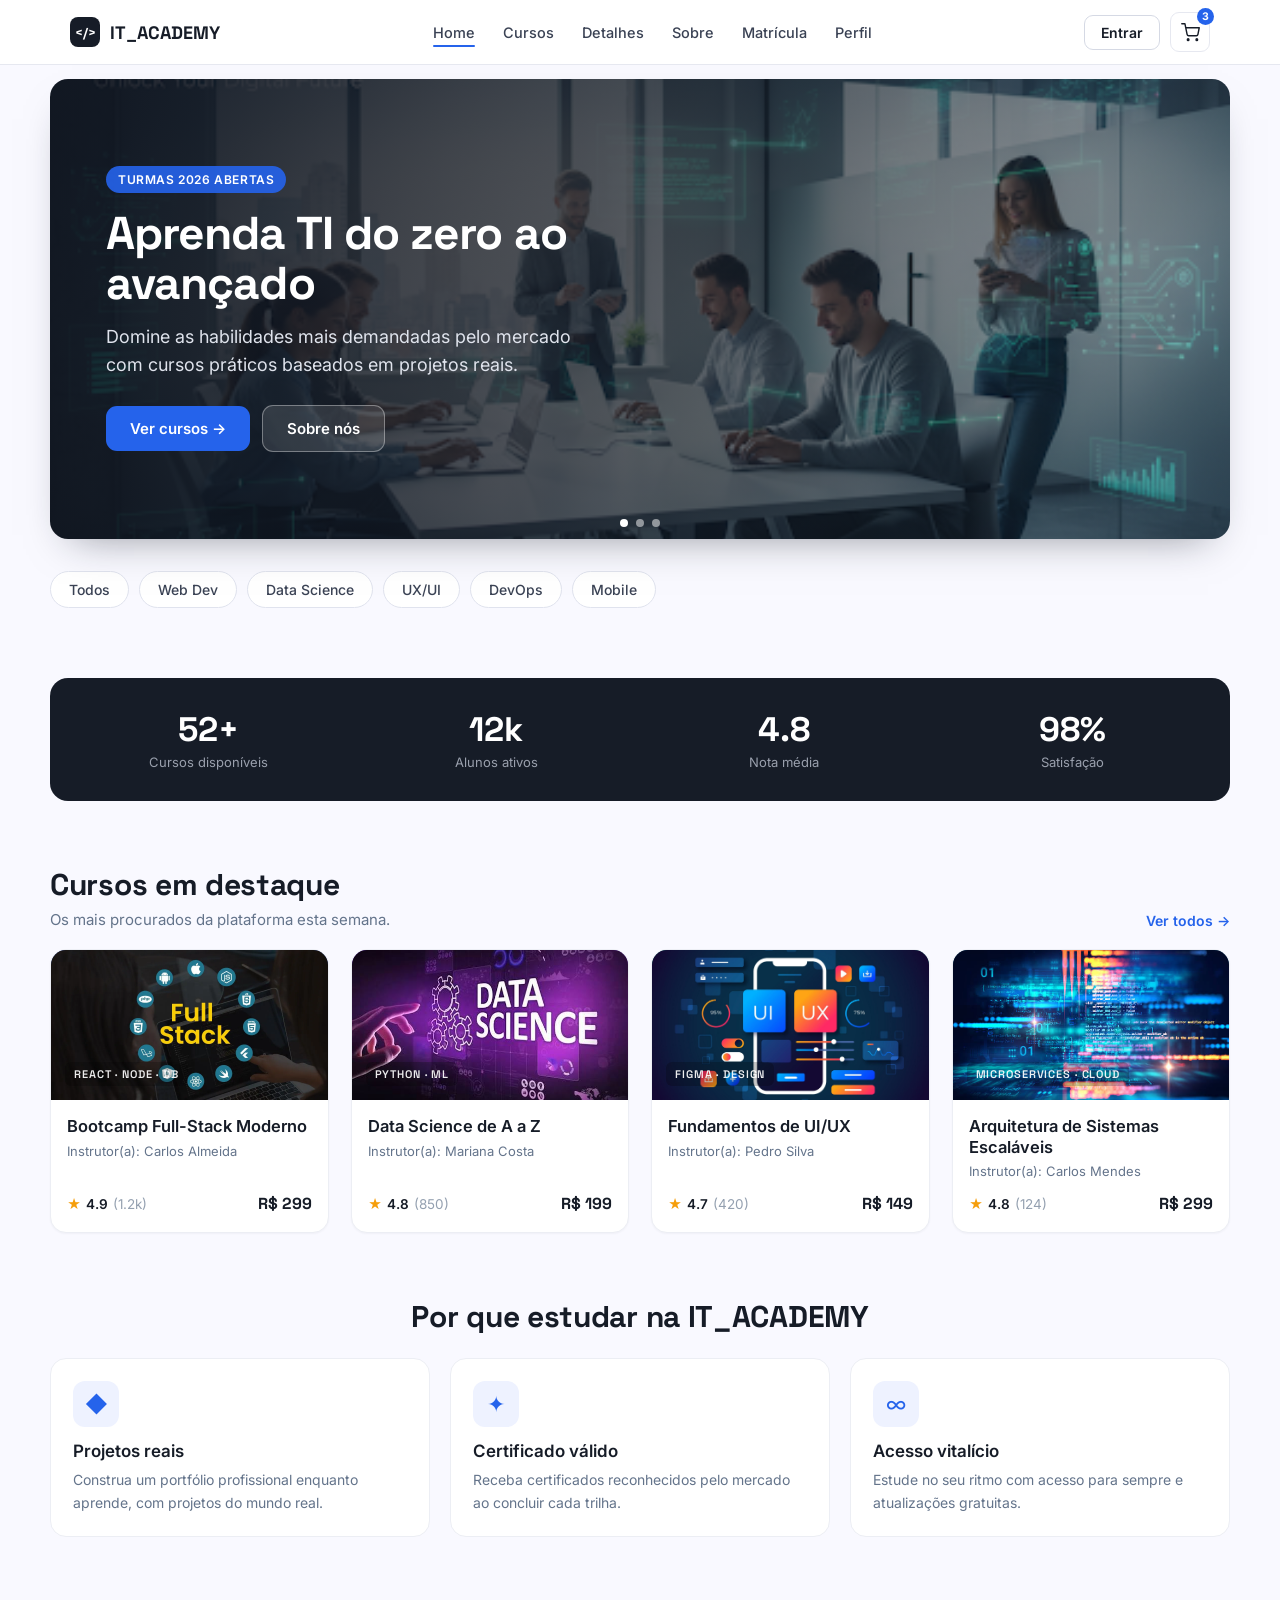
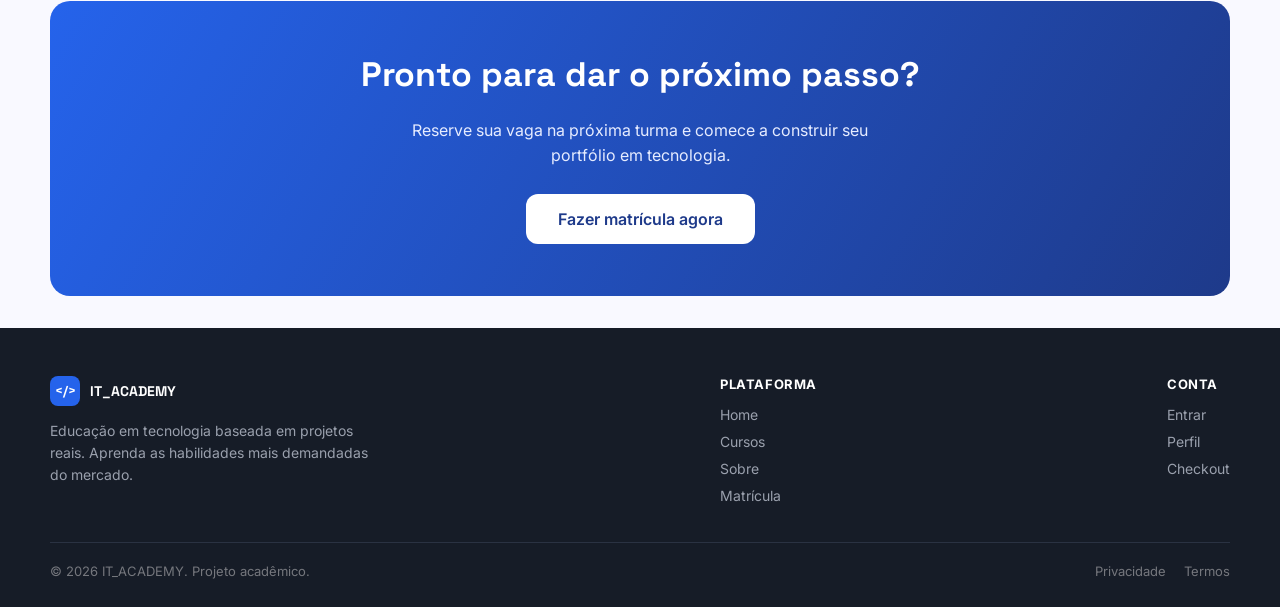
<file: index.html>
<!DOCTYPE html>
<html lang="pt-BR">
<head>
  <meta charset="UTF-8">
  <meta name="viewport" content="width=device-width, initial-scale=1">
  <title>IT_ACADEMY - Aprenda TI do zero ao avançado</title>
  <meta name="description" content="Cursos de tecnologia baseados em projetos reais. Aprenda as habilidades mais demandadas do mercado.">

  <link rel="preconnect" href="https://fonts.googleapis.com">
  <link rel="preconnect" href="https://fonts.gstatic.com" crossorigin>
  <link href="https://fonts.googleapis.com/css2?family=Inter:wght@400;500;600;700&family=Space+Grotesk:wght@500;600;700&display=swap" rel="stylesheet">
  <link rel="stylesheet" href="https://cdn.jsdelivr.net/npm/swiper@11/swiper-bundle.min.css">
  <link rel="stylesheet" href="css/estilo.css">
  <link rel="stylesheet" href="css/index.css">
</head>
<body>

  <!-- Menu superior -->
  <header class="cabecalho">
    <nav class="menu">
      <a href="index.html" class="logo"><b>&lt;/&gt;</b> IT_ACADEMY</a>

      <div class="links-menu">
        <a href="index.html" class="ativo">Home</a>
        <a href="cursos.html">Cursos</a>
        <a href="detalhes.html">Detalhes</a>
        <a href="sobre.html">Sobre</a>
        <a href="matricula.html">Matrícula</a>
        <a href="perfil.html">Perfil</a>
      </div>

      <div class="acoes-menu">
        <a href="login.html" class="botao-login">Entrar</a>
        <a href="checkout.html" class="botao-icone" aria-label="Carrinho">
          <svg width="19" height="19" viewBox="0 0 24 24" fill="none" stroke="currentColor" stroke-width="1.8" stroke-linecap="round" stroke-linejoin="round"><circle cx="9" cy="21" r="1"></circle><circle cx="20" cy="21" r="1"></circle><path d="M1 1h4l2.7 13.4a2 2 0 0 0 2 1.6h9.7a2 2 0 0 0 2-1.6L23 6H6"></path></svg>
          <span>3</span>
        </a>
        <button type="button" class="botao-icone" id="btn-menu" aria-label="Abrir menu">
          <svg width="20" height="20" viewBox="0 0 24 24" fill="none" stroke="currentColor" stroke-width="2" stroke-linecap="round"><line x1="3" y1="6" x2="21" y2="6"></line><line x1="3" y1="12" x2="21" y2="12"></line><line x1="3" y1="18" x2="21" y2="18"></line></svg>
        </button>
      </div>
    </nav>

    <!-- Menu que abre no celular -->
    <div class="menu-mobile" id="menu-mobile">
      <a href="index.html">Home <span></span></a>
      <a href="cursos.html">Cursos</a>
      <a href="detalhes.html">Detalhes</a>
      <a href="sobre.html">Sobre</a>
      <a href="matricula.html">Matrícula</a>
      <a href="perfil.html">Perfil</a>
      <a href="checkout.html">Checkout</a>
      <a href="login.html">Entrar / Cadastrar</a>
    </div>
  </header>

  <!-- Banner com carrossel -->
  <section class="banner">
    <div>
      <div class="swiper carrossel">
        <div class="swiper-wrapper">

          <div class="swiper-slide slide">
            <img src="assets/hero-classroom.png" alt="Sala de aula de tecnologia">
            <div class="slide-sombra"></div>
            <div class="slide-conteudo">
              <span class="slide-etiqueta">TURMAS 2026 ABERTAS</span>
              <h1>Aprenda TI do zero ao avançado</h1>
              <p>Domine as habilidades mais demandadas pelo mercado com cursos práticos baseados em projetos reais.</p>
              <div>
                <a href="cursos.html" class="botao botao-azul">Ver cursos →</a>
                <a href="sobre.html" class="botao botao-transparente">Sobre nós</a>
              </div>
            </div>
          </div>

          <div class="swiper-slide slide slide-azul">
            <div class="slide-conteudo">
              <span class="slide-etiqueta clara">DESTAQUE</span>
              <h2>Bootcamp Full-Stack Moderno</h2>
              <p>React, Node.js e bancos de dados em 48h de conteúdo prático. Saia construindo aplicações completas.</p>
              <div>
                <a href="detalhes.html" class="botao botao-branco">Ver detalhes</a>
                <span>R$ 299,00</span>
              </div>
            </div>
          </div>

          <div class="swiper-slide slide slide-escuro">
            <div class="slide-conteudo">
              <span class="slide-etiqueta">MATRÍCULAS</span>
              <h2>Comece sua carreira em tech hoje</h2>
              <p>Escolha sua turma, reserve sua vaga e pague em até 12x. Certificado reconhecido pelo mercado.</p>
              <div>
                <a href="matricula.html" class="botao botao-azul">Fazer matrícula</a>
              </div>
            </div>
          </div>

        </div>
        <div class="swiper-pagination"></div>
      </div>
    </div>
  </section>

  <!-- Categorias -->
  <section class="secao">
    <div class="lista-categorias">
      <a href="cursos.html">Todos</a>
      <a href="cursos.html">Web Dev</a>
      <a href="cursos.html">Data Science</a>
      <a href="cursos.html">UX/UI</a>
      <a href="cursos.html">DevOps</a>
      <a href="cursos.html">Mobile</a>
    </div>
  </section>

  <!-- Números da plataforma -->
  <section class="secao">
    <div class="numeros">
      <div><b>52+</b><span>Cursos disponíveis</span></div>
      <div><b>12k</b><span>Alunos ativos</span></div>
      <div><b>4.8</b><span>Nota média</span></div>
      <div><b>98%</b><span>Satisfação</span></div>
    </div>
  </section>

  <!-- Cursos em destaque -->
  <section class="secao">
    <div>
      <div class="linha-titulo">
        <div>
          <h2 class="titulo-secao">Cursos em destaque</h2>
          <p>Os mais procurados da plataforma esta semana.</p>
        </div>
        <a href="cursos.html">Ver todos →</a>
      </div>
      <div class="grade-cursos">

        <a href="detalhes.html" class="card-curso">
          <div class="capa" style="background:#1e3a8a;">
            <img src="assets/cursos/fullstack.jpg" alt="Bootcamp Full-Stack Moderno" loading="lazy">
            <span class="tag">REACT · NODE · DB</span>
          </div>
          <div class="info">
            <h3>Bootcamp Full-Stack Moderno</h3>
            <p>Instrutor(a): Carlos Almeida</p>
            <div>
              <span class="nota"><b>★</b>4.9 <i>(1.2k)</i></span>
              <span class="preco">R$ 299</span>
            </div>
          </div>
        </a>

        <a href="detalhes.html" class="card-curso">
          <div class="capa" style="background:#5b21b6;">
            <img src="assets/cursos/data-science.jpg" alt="Data Science de A a Z" loading="lazy">
            <span class="tag">PYTHON · ML</span>
          </div>
          <div class="info">
            <h3>Data Science de A a Z</h3>
            <p>Instrutor(a): Mariana Costa</p>
            <div>
              <span class="nota"><b>★</b>4.8 <i>(850)</i></span>
              <span class="preco">R$ 199</span>
            </div>
          </div>
        </a>

        <a href="detalhes.html" class="card-curso">
          <div class="capa" style="background:#0f766e;">
            <img src="assets/cursos/ui-ux.jpg" alt="Fundamentos de UI/UX" loading="lazy">
            <span class="tag">FIGMA · DESIGN</span>
          </div>
          <div class="info">
            <h3>Fundamentos de UI/UX</h3>
            <p>Instrutor(a): Pedro Silva</p>
            <div>
              <span class="nota"><b>★</b>4.7 <i>(420)</i></span>
              <span class="preco">R$ 149</span>
            </div>
          </div>
        </a>

        <a href="detalhes.html" class="card-curso">
          <div class="capa" style="background:#0c4a6e;">
            <img src="assets/cursos/arquitetura-sistemas.jpg" alt="Arquitetura de Sistemas Escaláveis" loading="lazy">
            <span class="tag">MICROSERVICES · CLOUD</span>
          </div>
          <div class="info">
            <h3>Arquitetura de Sistemas Escaláveis</h3>
            <p>Instrutor(a): Carlos Mendes</p>
            <div>
              <span class="nota"><b>★</b>4.8 <i>(124)</i></span>
              <span class="preco">R$ 299</span>
            </div>
          </div>
        </a>

      </div>
    </div>
  </section>

  <!-- Por que estudar aqui -->
  <section class="secao">
    <div>
      <h2 class="titulo-secao">Por que estudar na IT_ACADEMY</h2>
      <div class="lista-motivos">
        <div class="motivo">
          <div class="icone">◆</div>
          <h3>Projetos reais</h3>
          <p>Construa um portfólio profissional enquanto aprende, com projetos do mundo real.</p>
        </div>
        <div class="motivo">
          <div class="icone">✦</div>
          <h3>Certificado válido</h3>
          <p>Receba certificados reconhecidos pelo mercado ao concluir cada trilha.</p>
        </div>
        <div class="motivo">
          <div class="icone">∞</div>
          <h3>Acesso vitalício</h3>
          <p>Estude no seu ritmo com acesso para sempre e atualizações gratuitas.</p>
        </div>
      </div>
    </div>
  </section>

  <!-- Chamada final -->
  <section class="secao">
    <div class="chamada">
      <h2>Pronto para dar o próximo passo?</h2>
      <p>Reserve sua vaga na próxima turma e comece a construir seu portfólio em tecnologia.</p>
      <a href="matricula.html" class="botao botao-branco">Fazer matrícula agora</a>
    </div>
  </section>

  <!-- Rodapé -->
  <footer class="rodape">
    <div class="rodape-topo">
      <div>
        <a href="index.html" class="logo"><b>&lt;/&gt;</b> IT_ACADEMY</a>
        <p>Educação em tecnologia baseada em projetos reais. Aprenda as habilidades mais demandadas do mercado.</p>
      </div>
      <div>
        <h4>Plataforma</h4>
        <a href="index.html">Home</a>
        <a href="cursos.html">Cursos</a>
        <a href="sobre.html">Sobre</a>
        <a href="matricula.html">Matrícula</a>
      </div>
      <div>
        <h4>Conta</h4>
        <a href="login.html">Entrar</a>
        <a href="perfil.html">Perfil</a>
        <a href="checkout.html">Checkout</a>
      </div>
    </div>
    <div class="rodape-base">
      <span>© 2026 IT_ACADEMY. Projeto acadêmico.</span>
      <div>
        <a href="sobre.html">Privacidade</a>
        <a href="sobre.html">Termos</a>
      </div>
    </div>
  </footer>

  <!-- Scripts -->
  <script src="https://cdn.jsdelivr.net/npm/jquery@3.7.1/dist/jquery.min.js"></script>
  <script src="https://cdn.jsdelivr.net/npm/swiper@11/swiper-bundle.min.js"></script>
  <script src="js/menu.js"></script>
  <script src="js/index.js"></script>
</body>
</html>
</file>
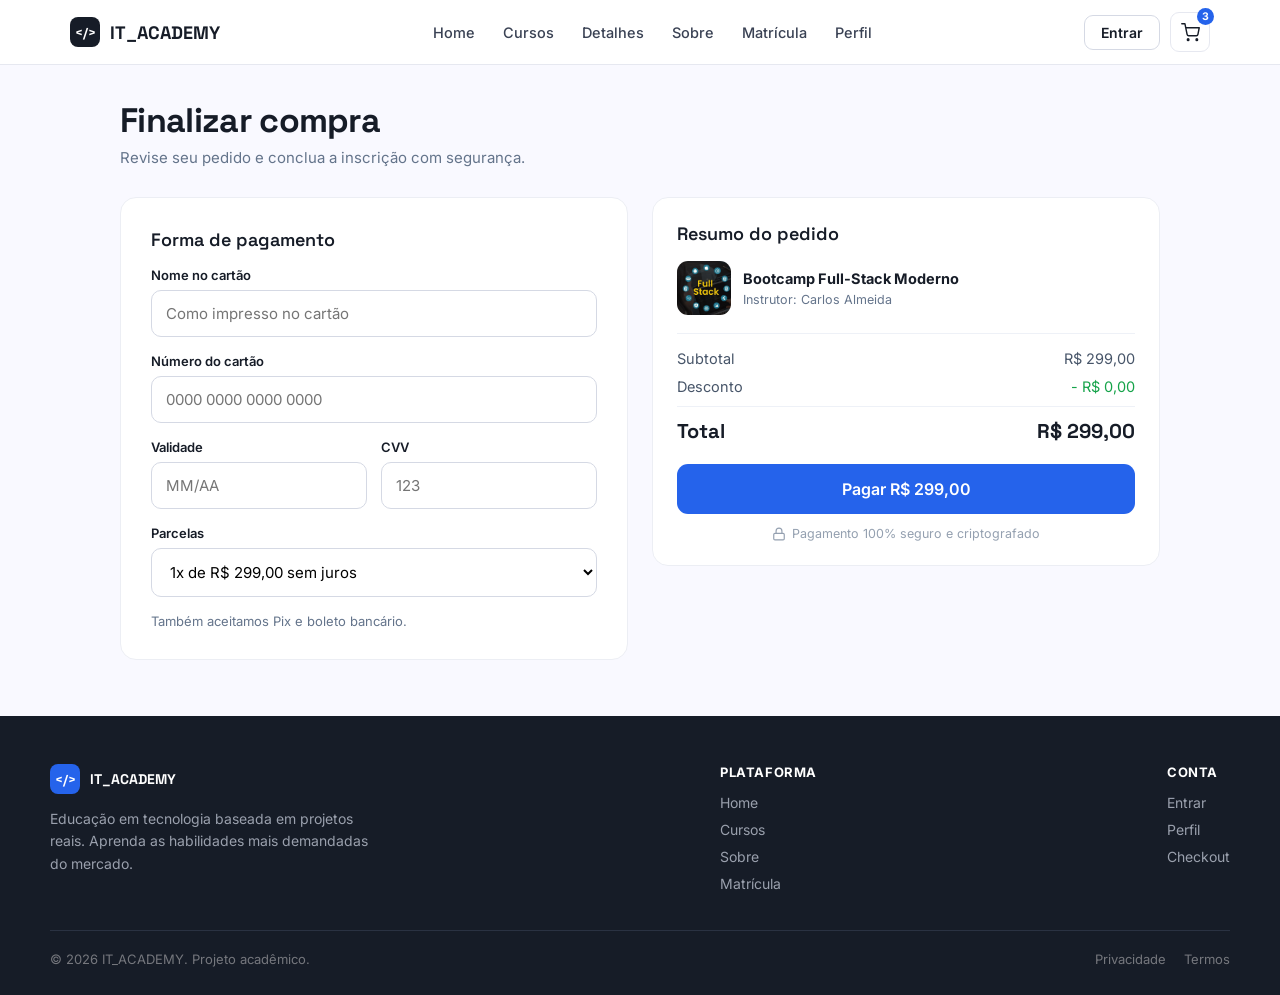
<file: checkout.html>
<!DOCTYPE html>
<html lang="pt-BR">
<head>
  <meta charset="UTF-8">
  <meta name="viewport" content="width=device-width, initial-scale=1">
  <title>Finalizar compra - IT_ACADEMY</title>

  <link rel="preconnect" href="https://fonts.googleapis.com">
  <link rel="preconnect" href="https://fonts.gstatic.com" crossorigin>
  <link href="https://fonts.googleapis.com/css2?family=Inter:wght@400;500;600;700&family=Space+Grotesk:wght@500;600;700&display=swap" rel="stylesheet">
  <link rel="stylesheet" href="css/estilo.css">
  <link rel="stylesheet" href="css/checkout.css">
</head>
<body>

  <!-- Menu superior -->
  <header class="cabecalho">
    <nav class="menu">
      <a href="index.html" class="logo"><b>&lt;/&gt;</b> IT_ACADEMY</a>

      <div class="links-menu">
        <a href="index.html">Home</a>
        <a href="cursos.html">Cursos</a>
        <a href="detalhes.html">Detalhes</a>
        <a href="sobre.html">Sobre</a>
        <a href="matricula.html">Matrícula</a>
        <a href="perfil.html">Perfil</a>
      </div>

      <div class="acoes-menu">
        <a href="login.html" class="botao-login">Entrar</a>
        <a href="checkout.html" class="botao-icone" aria-label="Carrinho">
          <svg width="19" height="19" viewBox="0 0 24 24" fill="none" stroke="currentColor" stroke-width="1.8" stroke-linecap="round" stroke-linejoin="round"><circle cx="9" cy="21" r="1"></circle><circle cx="20" cy="21" r="1"></circle><path d="M1 1h4l2.7 13.4a2 2 0 0 0 2 1.6h9.7a2 2 0 0 0 2-1.6L23 6H6"></path></svg>
          <span>3</span>
        </a>
        <button type="button" class="botao-icone" id="btn-menu" aria-label="Abrir menu">
          <svg width="20" height="20" viewBox="0 0 24 24" fill="none" stroke="currentColor" stroke-width="2" stroke-linecap="round"><line x1="3" y1="6" x2="21" y2="6"></line><line x1="3" y1="12" x2="21" y2="12"></line><line x1="3" y1="18" x2="21" y2="18"></line></svg>
        </button>
      </div>
    </nav>

    <!-- Menu que abre no celular -->
    <div class="menu-mobile" id="menu-mobile">
      <a href="index.html">Home</a>
      <a href="cursos.html">Cursos</a>
      <a href="detalhes.html">Detalhes</a>
      <a href="sobre.html">Sobre</a>
      <a href="matricula.html">Matrícula</a>
      <a href="perfil.html">Perfil</a>
      <a href="checkout.html">Checkout <span></span></a>
      <a href="login.html">Entrar / Cadastrar</a>
    </div>
  </header>

  <!-- Título da página -->
  <section class="topo-checkout">
    <h1>Finalizar compra</h1>
    <p>Revise seu pedido e conclua a inscrição com segurança.</p>
  </section>

  <!-- Pagamento e resumo -->
  <section class="area-checkout">

    <!-- Dados do cartão -->
    <div class="painel">
      <h2>Forma de pagamento</h2>
      <div class="form-cartao">
        <div>
          <label>Nome no cartão</label>
          <input type="text" placeholder="Como impresso no cartão" class="campo">
        </div>
        <div>
          <label>Número do cartão</label>
          <input type="text" inputmode="numeric" placeholder="0000 0000 0000 0000" class="campo">
        </div>
        <div class="linha-dupla">
          <div>
            <label>Validade</label>
            <input type="text" placeholder="MM/AA" class="campo">
          </div>
          <div>
            <label>CVV</label>
            <input type="text" inputmode="numeric" placeholder="123" class="campo">
          </div>
        </div>
        <div>
          <label>Parcelas</label>
          <select class="campo">
            <option>1x de R$ 299,00 sem juros</option>
            <option>6x de R$ 49,83 sem juros</option>
            <option>12x de R$ 29,08 sem juros</option>
          </select>
        </div>
      </div>
      <p>Também aceitamos Pix e boleto bancário.</p>
    </div>

    <!-- Resumo do pedido -->
    <aside class="resumo">
      <h2>Resumo do pedido</h2>
      <div class="item-resumo">
        <div class="miniatura">
          <img src="assets/cursos/fullstack.jpg" alt="Bootcamp Full-Stack Moderno" loading="lazy">
        </div>
        <div>
          <strong>Bootcamp Full-Stack Moderno</strong><br>
          <small>Instrutor: Carlos Almeida</small>
        </div>
      </div>

      <div class="totais">
        <div><span>Subtotal</span><span>R$ 299,00</span></div>
        <div><span>Desconto</span><span class="desconto">- R$ 0,00</span></div>
        <div><span>Total</span><span>R$ 299,00</span></div>
      </div>

      <button type="button" class="botao-pagar">Pagar R$ 299,00</button>
      <p>
        <svg width="14" height="14" viewBox="0 0 24 24" fill="none" stroke="#94a0b0" stroke-width="2"><rect x="3" y="11" width="18" height="11" rx="2"></rect><path d="M7 11V7a5 5 0 0 1 10 0v4"></path></svg>
        Pagamento 100% seguro e criptografado
      </p>
    </aside>
  </section>

  <div class="espaco"></div>

  <!-- Rodapé -->
  <footer class="rodape">
    <div class="rodape-topo">
      <div>
        <a href="index.html" class="logo"><b>&lt;/&gt;</b> IT_ACADEMY</a>
        <p>Educação em tecnologia baseada em projetos reais. Aprenda as habilidades mais demandadas do mercado.</p>
      </div>
      <div>
        <h4>Plataforma</h4>
        <a href="index.html">Home</a>
        <a href="cursos.html">Cursos</a>
        <a href="sobre.html">Sobre</a>
        <a href="matricula.html">Matrícula</a>
      </div>
      <div>
        <h4>Conta</h4>
        <a href="login.html">Entrar</a>
        <a href="perfil.html">Perfil</a>
        <a href="checkout.html">Checkout</a>
      </div>
    </div>
    <div class="rodape-base">
      <span>© 2026 IT_ACADEMY. Projeto acadêmico.</span>
      <div>
        <a href="sobre.html">Privacidade</a>
        <a href="sobre.html">Termos</a>
      </div>
    </div>
  </footer>

  <!-- Scripts -->
  <script src="https://cdn.jsdelivr.net/npm/jquery@3.7.1/dist/jquery.min.js"></script>
  <script src="js/menu.js"></script>
</body>
</html>
</file>
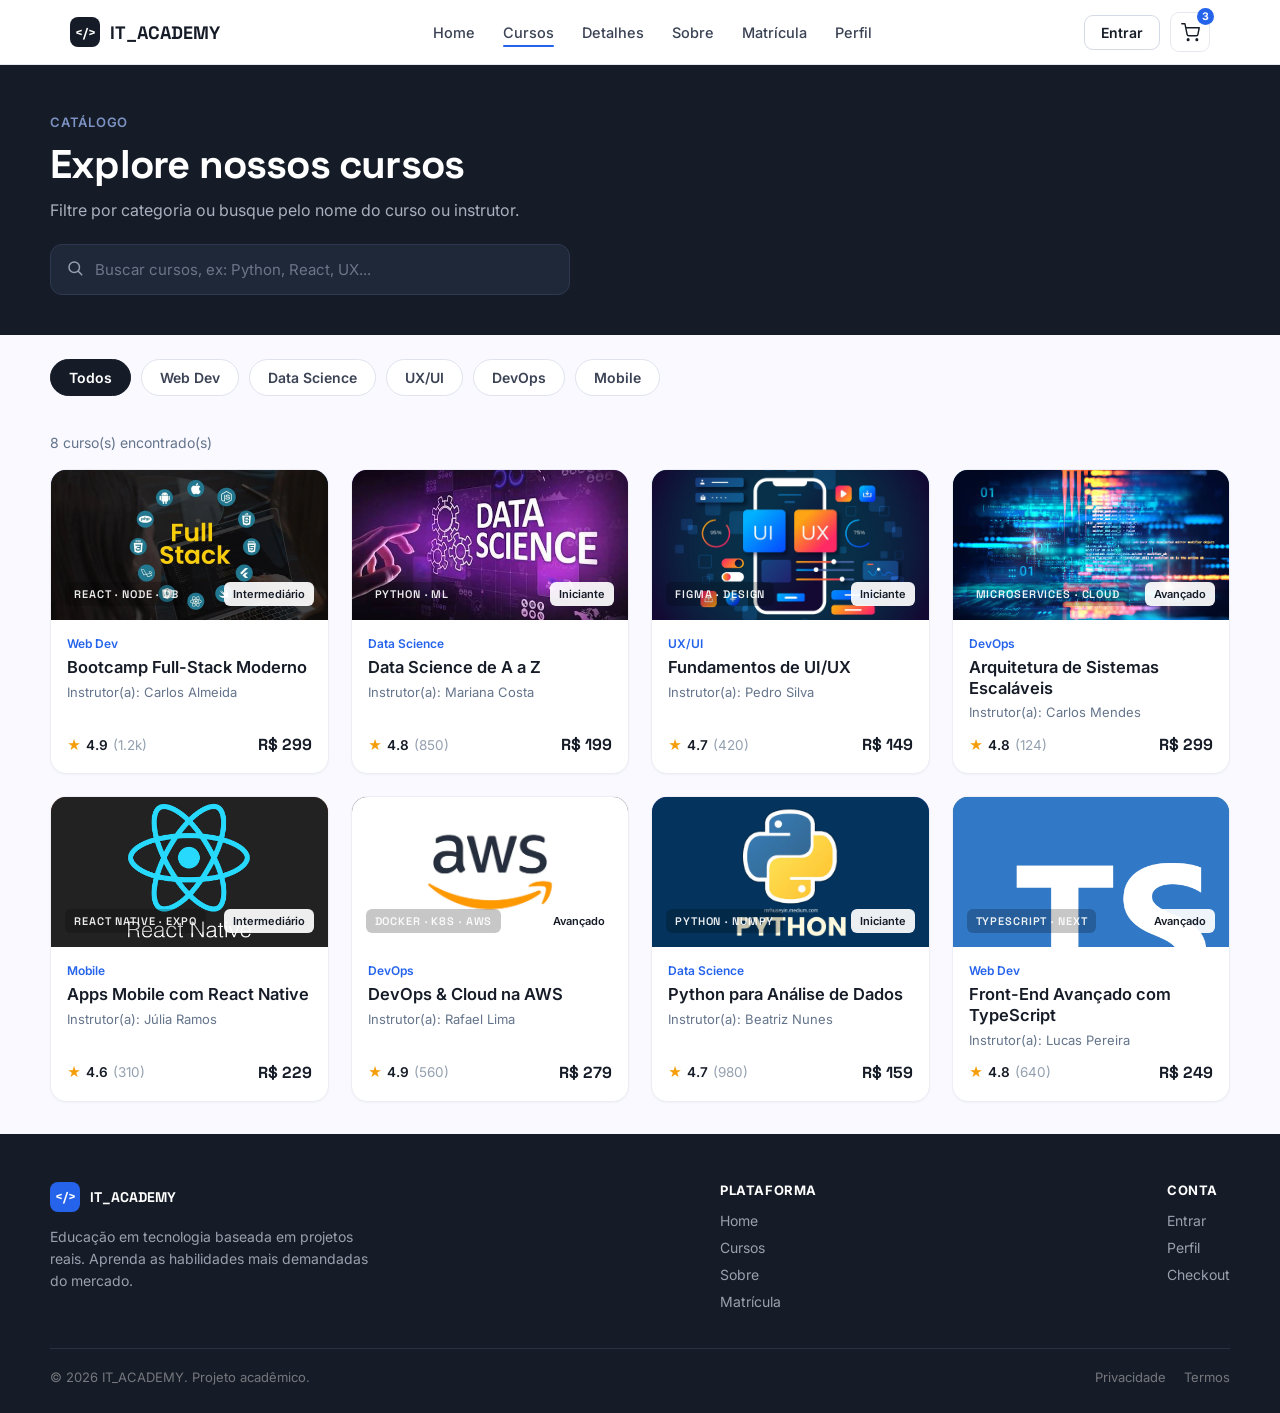
<file: cursos.html>
<!DOCTYPE html>
<html lang="pt-BR">
<head>
  <meta charset="UTF-8">
  <meta name="viewport" content="width=device-width, initial-scale=1">
  <title>Cursos - IT_ACADEMY</title>
  <meta name="description" content="Explore o catálogo de cursos da IT_ACADEMY. Filtre por categoria ou busque por nome.">

  <link rel="preconnect" href="https://fonts.googleapis.com">
  <link rel="preconnect" href="https://fonts.gstatic.com" crossorigin>
  <link href="https://fonts.googleapis.com/css2?family=Inter:wght@400;500;600;700&family=Space+Grotesk:wght@500;600;700&display=swap" rel="stylesheet">
  <link rel="stylesheet" href="css/estilo.css">
  <link rel="stylesheet" href="css/cursos.css">
</head>
<body>

  <!-- Menu superior -->
  <header class="cabecalho">
    <nav class="menu">
      <a href="index.html" class="logo"><b>&lt;/&gt;</b> IT_ACADEMY</a>

      <div class="links-menu">
        <a href="index.html">Home</a>
        <a href="cursos.html" class="ativo">Cursos</a>
        <a href="detalhes.html">Detalhes</a>
        <a href="sobre.html">Sobre</a>
        <a href="matricula.html">Matrícula</a>
        <a href="perfil.html">Perfil</a>
      </div>

      <div class="acoes-menu">
        <a href="login.html" class="botao-login">Entrar</a>
        <a href="checkout.html" class="botao-icone" aria-label="Carrinho">
          <svg width="19" height="19" viewBox="0 0 24 24" fill="none" stroke="currentColor" stroke-width="1.8" stroke-linecap="round" stroke-linejoin="round"><circle cx="9" cy="21" r="1"></circle><circle cx="20" cy="21" r="1"></circle><path d="M1 1h4l2.7 13.4a2 2 0 0 0 2 1.6h9.7a2 2 0 0 0 2-1.6L23 6H6"></path></svg>
          <span>3</span>
        </a>
        <button type="button" class="botao-icone" id="btn-menu" aria-label="Abrir menu">
          <svg width="20" height="20" viewBox="0 0 24 24" fill="none" stroke="currentColor" stroke-width="2" stroke-linecap="round"><line x1="3" y1="6" x2="21" y2="6"></line><line x1="3" y1="12" x2="21" y2="12"></line><line x1="3" y1="18" x2="21" y2="18"></line></svg>
        </button>
      </div>
    </nav>

    <!-- Menu que abre no celular -->
    <div class="menu-mobile" id="menu-mobile">
      <a href="index.html">Home</a>
      <a href="cursos.html">Cursos <span></span></a>
      <a href="detalhes.html">Detalhes</a>
      <a href="sobre.html">Sobre</a>
      <a href="matricula.html">Matrícula</a>
      <a href="perfil.html">Perfil</a>
      <a href="checkout.html">Checkout</a>
      <a href="login.html">Entrar / Cadastrar</a>
    </div>
  </header>

  <!-- Topo escuro com a busca -->
  <section class="faixa-escura topo-catalogo">
    <div>
      <span class="etiqueta">CATÁLOGO</span>
      <h1>Explore nossos cursos</h1>
      <p>Filtre por categoria ou busque pelo nome do curso ou instrutor.</p>
      <div class="busca">
        <span>
          <svg width="18" height="18" viewBox="0 0 24 24" fill="none" stroke="currentColor" stroke-width="2" stroke-linecap="round"><circle cx="11" cy="11" r="7"></circle><line x1="21" y1="21" x2="16.65" y2="16.65"></line></svg>
        </span>
        <input type="text" id="campo-busca" placeholder="Buscar cursos, ex: Python, React, UX..." aria-label="Buscar cursos">
      </div>
    </div>
  </section>

  <!-- Filtros de categoria -->
  <section class="filtros">
    <div>
      <button type="button" class="filtro ativo" data-categoria="Todos">Todos</button>
      <button type="button" class="filtro" data-categoria="Web Dev">Web Dev</button>
      <button type="button" class="filtro" data-categoria="Data Science">Data Science</button>
      <button type="button" class="filtro" data-categoria="UX/UI">UX/UI</button>
      <button type="button" class="filtro" data-categoria="DevOps">DevOps</button>
      <button type="button" class="filtro" data-categoria="Mobile">Mobile</button>
    </div>
  </section>

  <!-- Lista de cursos (o JavaScript mostra/esconde conforme o filtro e a busca) -->
  <section class="secao">
    <div>
      <p id="contagem"></p>
      <div class="grade-cursos" id="lista-cursos">

        <a href="detalhes.html" class="card-curso" data-categoria="Web Dev">
          <div class="capa" style="background:#1e3a8a;">
            <img src="assets/cursos/fullstack.jpg" alt="Bootcamp Full-Stack Moderno" loading="lazy">
            <span class="tag">REACT · NODE · DB</span>
            <span class="nivel">Intermediário</span>
          </div>
          <div class="info">
            <span class="categoria">Web Dev</span>
            <h3>Bootcamp Full-Stack Moderno</h3>
            <p>Instrutor(a): Carlos Almeida</p>
            <div>
              <span class="nota"><b>★</b>4.9 <i>(1.2k)</i></span>
              <span class="preco">R$ 299</span>
            </div>
          </div>
        </a>

        <a href="detalhes.html" class="card-curso" data-categoria="Data Science">
          <div class="capa" style="background:#5b21b6;">
            <img src="assets/cursos/data-science.jpg" alt="Data Science de A a Z" loading="lazy">
            <span class="tag">PYTHON · ML</span>
            <span class="nivel">Iniciante</span>
          </div>
          <div class="info">
            <span class="categoria">Data Science</span>
            <h3>Data Science de A a Z</h3>
            <p>Instrutor(a): Mariana Costa</p>
            <div>
              <span class="nota"><b>★</b>4.8 <i>(850)</i></span>
              <span class="preco">R$ 199</span>
            </div>
          </div>
        </a>

        <a href="detalhes.html" class="card-curso" data-categoria="UX/UI">
          <div class="capa" style="background:#0f766e;">
            <img src="assets/cursos/ui-ux.jpg" alt="Fundamentos de UI/UX" loading="lazy">
            <span class="tag">FIGMA · DESIGN</span>
            <span class="nivel">Iniciante</span>
          </div>
          <div class="info">
            <span class="categoria">UX/UI</span>
            <h3>Fundamentos de UI/UX</h3>
            <p>Instrutor(a): Pedro Silva</p>
            <div>
              <span class="nota"><b>★</b>4.7 <i>(420)</i></span>
              <span class="preco">R$ 149</span>
            </div>
          </div>
        </a>

        <a href="detalhes.html" class="card-curso" data-categoria="DevOps">
          <div class="capa" style="background:#0c4a6e;">
            <img src="assets/cursos/arquitetura-sistemas.jpg" alt="Arquitetura de Sistemas Escaláveis" loading="lazy">
            <span class="tag">MICROSERVICES · CLOUD</span>
            <span class="nivel">Avançado</span>
          </div>
          <div class="info">
            <span class="categoria">DevOps</span>
            <h3>Arquitetura de Sistemas Escaláveis</h3>
            <p>Instrutor(a): Carlos Mendes</p>
            <div>
              <span class="nota"><b>★</b>4.8 <i>(124)</i></span>
              <span class="preco">R$ 299</span>
            </div>
          </div>
        </a>

        <a href="detalhes.html" class="card-curso" data-categoria="Mobile">
          <div class="capa" style="background:#7c2d12;">
            <img src="assets/cursos/mobile-react-native.jpg" alt="Apps Mobile com React Native" loading="lazy">
            <span class="tag">REACT NATIVE · EXPO</span>
            <span class="nivel">Intermediário</span>
          </div>
          <div class="info">
            <span class="categoria">Mobile</span>
            <h3>Apps Mobile com React Native</h3>
            <p>Instrutor(a): Júlia Ramos</p>
            <div>
              <span class="nota"><b>★</b>4.6 <i>(310)</i></span>
              <span class="preco">R$ 229</span>
            </div>
          </div>
        </a>

        <a href="detalhes.html" class="card-curso" data-categoria="DevOps">
          <div class="capa" style="background:#1e293b;">
            <img src="assets/cursos/devops-aws.jpg" alt="DevOps e Cloud na AWS" loading="lazy">
            <span class="tag">DOCKER · K8S · AWS</span>
            <span class="nivel">Avançado</span>
          </div>
          <div class="info">
            <span class="categoria">DevOps</span>
            <h3>DevOps &amp; Cloud na AWS</h3>
            <p>Instrutor(a): Rafael Lima</p>
            <div>
              <span class="nota"><b>★</b>4.9 <i>(560)</i></span>
              <span class="preco">R$ 279</span>
            </div>
          </div>
        </a>

        <a href="detalhes.html" class="card-curso" data-categoria="Data Science">
          <div class="capa" style="background:#4338ca;">
            <img src="assets/cursos/python-dados.jpg" alt="Python para Análise de Dados" loading="lazy">
            <span class="tag">PYTHON · NUMPY</span>
            <span class="nivel">Iniciante</span>
          </div>
          <div class="info">
            <span class="categoria">Data Science</span>
            <h3>Python para Análise de Dados</h3>
            <p>Instrutor(a): Beatriz Nunes</p>
            <div>
              <span class="nota"><b>★</b>4.7 <i>(980)</i></span>
              <span class="preco">R$ 159</span>
            </div>
          </div>
        </a>

        <a href="detalhes.html" class="card-curso" data-categoria="Web Dev">
          <div class="capa" style="background:#155e75;">
            <img src="assets/cursos/frontend-typescript.jpg" alt="Front-End Avançado com TypeScript" loading="lazy">
            <span class="tag">TYPESCRIPT · NEXT</span>
            <span class="nivel">Avançado</span>
          </div>
          <div class="info">
            <span class="categoria">Web Dev</span>
            <h3>Front-End Avançado com TypeScript</h3>
            <p>Instrutor(a): Lucas Pereira</p>
            <div>
              <span class="nota"><b>★</b>4.8 <i>(640)</i></span>
              <span class="preco">R$ 249</span>
            </div>
          </div>
        </a>

      </div>

      <div id="sem-resultados" style="display:none;">
        <p>🔍</p>
        <p>Nenhum curso encontrado.</p>
        <p>Tente outro termo ou categoria.</p>
      </div>
    </div>
  </section>

  <!-- Rodapé -->
  <footer class="rodape">
    <div class="rodape-topo">
      <div>
        <a href="index.html" class="logo"><b>&lt;/&gt;</b> IT_ACADEMY</a>
        <p>Educação em tecnologia baseada em projetos reais. Aprenda as habilidades mais demandadas do mercado.</p>
      </div>
      <div>
        <h4>Plataforma</h4>
        <a href="index.html">Home</a>
        <a href="cursos.html">Cursos</a>
        <a href="sobre.html">Sobre</a>
        <a href="matricula.html">Matrícula</a>
      </div>
      <div>
        <h4>Conta</h4>
        <a href="login.html">Entrar</a>
        <a href="perfil.html">Perfil</a>
        <a href="checkout.html">Checkout</a>
      </div>
    </div>
    <div class="rodape-base">
      <span>© 2026 IT_ACADEMY. Projeto acadêmico.</span>
      <div>
        <a href="sobre.html">Privacidade</a>
        <a href="sobre.html">Termos</a>
      </div>
    </div>
  </footer>

  <!-- Scripts -->
  <script src="https://cdn.jsdelivr.net/npm/jquery@3.7.1/dist/jquery.min.js"></script>
  <script src="js/menu.js"></script>
  <script src="js/cursos.js"></script>
</body>
</html>
</file>
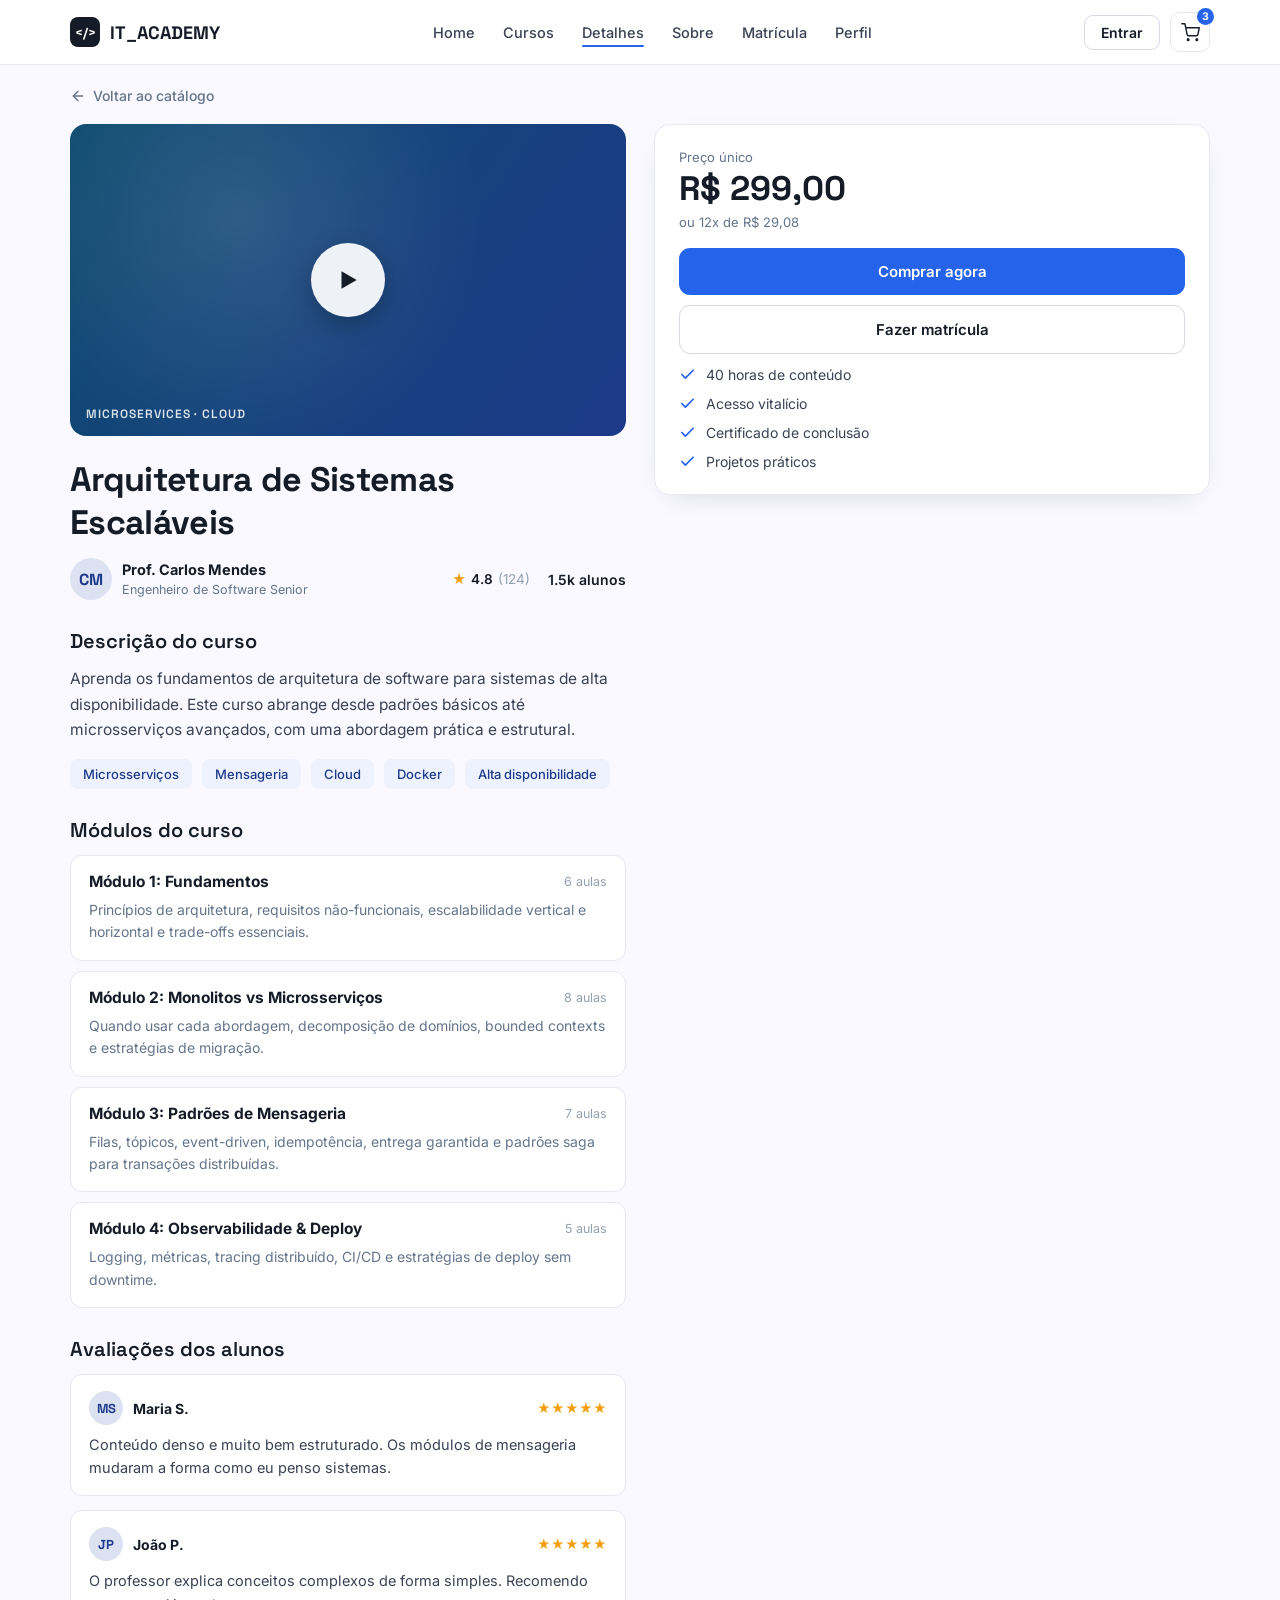
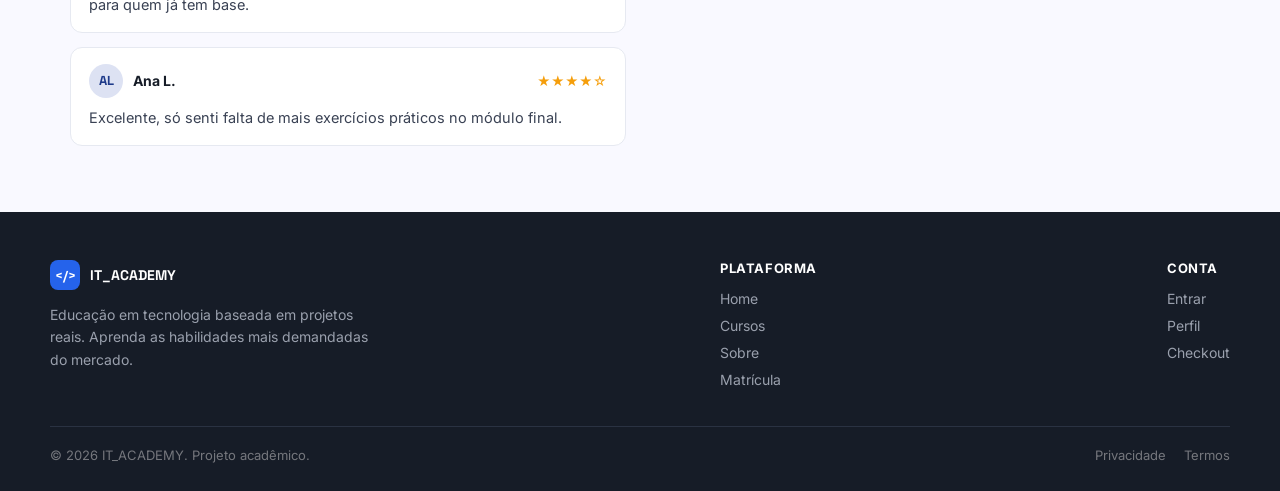
<file: detalhes.html>
<!DOCTYPE html>
<html lang="pt-BR">
<head>
  <meta charset="UTF-8">
  <meta name="viewport" content="width=device-width, initial-scale=1">
  <title>Arquitetura de Sistemas Escaláveis - IT_ACADEMY</title>

  <link rel="preconnect" href="https://fonts.googleapis.com">
  <link rel="preconnect" href="https://fonts.gstatic.com" crossorigin>
  <link href="https://fonts.googleapis.com/css2?family=Inter:wght@400;500;600;700&family=Space+Grotesk:wght@500;600;700&display=swap" rel="stylesheet">
  <link rel="stylesheet" href="css/estilo.css">
  <link rel="stylesheet" href="css/detalhes.css">
</head>
<body>

  <!-- Menu superior -->
  <header class="cabecalho">
    <nav class="menu">
      <a href="index.html" class="logo"><b>&lt;/&gt;</b> IT_ACADEMY</a>

      <div class="links-menu">
        <a href="index.html">Home</a>
        <a href="cursos.html">Cursos</a>
        <a href="detalhes.html" class="ativo">Detalhes</a>
        <a href="sobre.html">Sobre</a>
        <a href="matricula.html">Matrícula</a>
        <a href="perfil.html">Perfil</a>
      </div>

      <div class="acoes-menu">
        <a href="login.html" class="botao-login">Entrar</a>
        <a href="checkout.html" class="botao-icone" aria-label="Carrinho">
          <svg width="19" height="19" viewBox="0 0 24 24" fill="none" stroke="currentColor" stroke-width="1.8" stroke-linecap="round" stroke-linejoin="round"><circle cx="9" cy="21" r="1"></circle><circle cx="20" cy="21" r="1"></circle><path d="M1 1h4l2.7 13.4a2 2 0 0 0 2 1.6h9.7a2 2 0 0 0 2-1.6L23 6H6"></path></svg>
          <span>3</span>
        </a>
        <button type="button" class="botao-icone" id="btn-menu" aria-label="Abrir menu">
          <svg width="20" height="20" viewBox="0 0 24 24" fill="none" stroke="currentColor" stroke-width="2" stroke-linecap="round"><line x1="3" y1="6" x2="21" y2="6"></line><line x1="3" y1="12" x2="21" y2="12"></line><line x1="3" y1="18" x2="21" y2="18"></line></svg>
        </button>
      </div>
    </nav>

    <!-- Menu que abre no celular -->
    <div class="menu-mobile" id="menu-mobile">
      <a href="index.html">Home</a>
      <a href="cursos.html">Cursos</a>
      <a href="detalhes.html">Detalhes <span></span></a>
      <a href="sobre.html">Sobre</a>
      <a href="matricula.html">Matrícula</a>
      <a href="perfil.html">Perfil</a>
      <a href="checkout.html">Checkout</a>
      <a href="login.html">Entrar / Cadastrar</a>
    </div>
  </header>

  <!-- Link de voltar -->
  <div class="voltar">
    <a href="cursos.html">
      <svg width="16" height="16" viewBox="0 0 24 24" fill="none" stroke="currentColor" stroke-width="2" stroke-linecap="round" stroke-linejoin="round"><line x1="19" y1="12" x2="5" y2="12"></line><polyline points="12 19 5 12 12 5"></polyline></svg>
      Voltar ao catálogo
    </a>
  </div>

  <!-- Conteúdo do curso + card de preço -->
  <section class="detalhes-curso">
    <div>
      <!-- Vídeo de apresentação -->
      <div class="video">
        <button type="button" aria-label="Reproduzir vídeo">
          <svg width="26" height="26" viewBox="0 0 24 24" fill="#161C27"><polygon points="6 4 20 12 6 20 6 4"></polygon></svg>
        </button>
        <span>MICROSERVICES · CLOUD</span>
      </div>

      <h1>Arquitetura de Sistemas Escaláveis</h1>

      <div class="linha-instrutor">
        <div class="avatar">CM</div>
        <div>
          <strong>Prof. Carlos Mendes</strong>
          <small>Engenheiro de Software Senior</small>
        </div>
        <div class="metricas">
          <span class="nota"><b>★</b>4.8 <i>(124)</i></span>
          <span>1.5k alunos</span>
        </div>
      </div>

      <!-- Descrição -->
      <div class="bloco">
        <h2>Descrição do curso</h2>
        <p>Aprenda os fundamentos de arquitetura de software para sistemas de alta disponibilidade. Este curso abrange desde padrões básicos até microsserviços avançados, com uma abordagem prática e estrutural.</p>
        <div class="habilidades">
          <span>Microsserviços</span>
          <span>Mensageria</span>
          <span>Cloud</span>
          <span>Docker</span>
          <span>Alta disponibilidade</span>
        </div>
      </div>

      <!-- Módulos -->
      <div class="bloco">
        <h2>Módulos do curso</h2>

        <div class="modulo">
          <div><strong>Módulo 1: Fundamentos</strong><span>6 aulas</span></div>
          <p>Princípios de arquitetura, requisitos não-funcionais, escalabilidade vertical e horizontal e trade-offs essenciais.</p>
        </div>

        <div class="modulo">
          <div><strong>Módulo 2: Monolitos vs Microsserviços</strong><span>8 aulas</span></div>
          <p>Quando usar cada abordagem, decomposição de domínios, bounded contexts e estratégias de migração.</p>
        </div>

        <div class="modulo">
          <div><strong>Módulo 3: Padrões de Mensageria</strong><span>7 aulas</span></div>
          <p>Filas, tópicos, event-driven, idempotência, entrega garantida e padrões saga para transações distribuídas.</p>
        </div>

        <div class="modulo">
          <div><strong>Módulo 4: Observabilidade &amp; Deploy</strong><span>5 aulas</span></div>
          <p>Logging, métricas, tracing distribuído, CI/CD e estratégias de deploy sem downtime.</p>
        </div>
      </div>

      <!-- Avaliações -->
      <div class="bloco">
        <h2>Avaliações dos alunos</h2>

        <div class="avaliacao">
          <div>
            <div class="avatar">MS</div>
            <strong>Maria S.</strong>
            <span>★★★★★</span>
          </div>
          <p>Conteúdo denso e muito bem estruturado. Os módulos de mensageria mudaram a forma como eu penso sistemas.</p>
        </div>

        <div class="avaliacao">
          <div>
            <div class="avatar">JP</div>
            <strong>João P.</strong>
            <span>★★★★★</span>
          </div>
          <p>O professor explica conceitos complexos de forma simples. Recomendo para quem já tem base.</p>
        </div>

        <div class="avaliacao">
          <div>
            <div class="avatar">AL</div>
            <strong>Ana L.</strong>
            <span>★★★★☆</span>
          </div>
          <p>Excelente, só senti falta de mais exercícios práticos no módulo final.</p>
        </div>
      </div>
    </div>

    <!-- Card de preço -->
    <aside class="card-preco">
      <p>Preço único</p>
      <strong>R$ 299,00</strong>
      <small>ou 12x de R$ 29,08</small>
      <a href="checkout.html" class="botao botao-azul botao-largo">Comprar agora</a>
      <a href="matricula.html" class="botao botao-claro botao-largo">Fazer matrícula</a>
      <div class="beneficios">
        <div><svg width="17" height="17" viewBox="0 0 24 24" fill="none" stroke="#2563EB" stroke-width="2.4" stroke-linecap="round" stroke-linejoin="round"><polyline points="20 6 9 17 4 12"></polyline></svg> 40 horas de conteúdo</div>
        <div><svg width="17" height="17" viewBox="0 0 24 24" fill="none" stroke="#2563EB" stroke-width="2.4" stroke-linecap="round" stroke-linejoin="round"><polyline points="20 6 9 17 4 12"></polyline></svg> Acesso vitalício</div>
        <div><svg width="17" height="17" viewBox="0 0 24 24" fill="none" stroke="#2563EB" stroke-width="2.4" stroke-linecap="round" stroke-linejoin="round"><polyline points="20 6 9 17 4 12"></polyline></svg> Certificado de conclusão</div>
        <div><svg width="17" height="17" viewBox="0 0 24 24" fill="none" stroke="#2563EB" stroke-width="2.4" stroke-linecap="round" stroke-linejoin="round"><polyline points="20 6 9 17 4 12"></polyline></svg> Projetos práticos</div>
      </div>
    </aside>
  </section>

  <div class="espaco"></div>

  <!-- Rodapé -->
  <footer class="rodape">
    <div class="rodape-topo">
      <div>
        <a href="index.html" class="logo"><b>&lt;/&gt;</b> IT_ACADEMY</a>
        <p>Educação em tecnologia baseada em projetos reais. Aprenda as habilidades mais demandadas do mercado.</p>
      </div>
      <div>
        <h4>Plataforma</h4>
        <a href="index.html">Home</a>
        <a href="cursos.html">Cursos</a>
        <a href="sobre.html">Sobre</a>
        <a href="matricula.html">Matrícula</a>
      </div>
      <div>
        <h4>Conta</h4>
        <a href="login.html">Entrar</a>
        <a href="perfil.html">Perfil</a>
        <a href="checkout.html">Checkout</a>
      </div>
    </div>
    <div class="rodape-base">
      <span>© 2026 IT_ACADEMY. Projeto acadêmico.</span>
      <div>
        <a href="sobre.html">Privacidade</a>
        <a href="sobre.html">Termos</a>
      </div>
    </div>
  </footer>

  <!-- Scripts -->
  <script src="https://cdn.jsdelivr.net/npm/jquery@3.7.1/dist/jquery.min.js"></script>
  <script src="js/menu.js"></script>
</body>
</html>
</file>
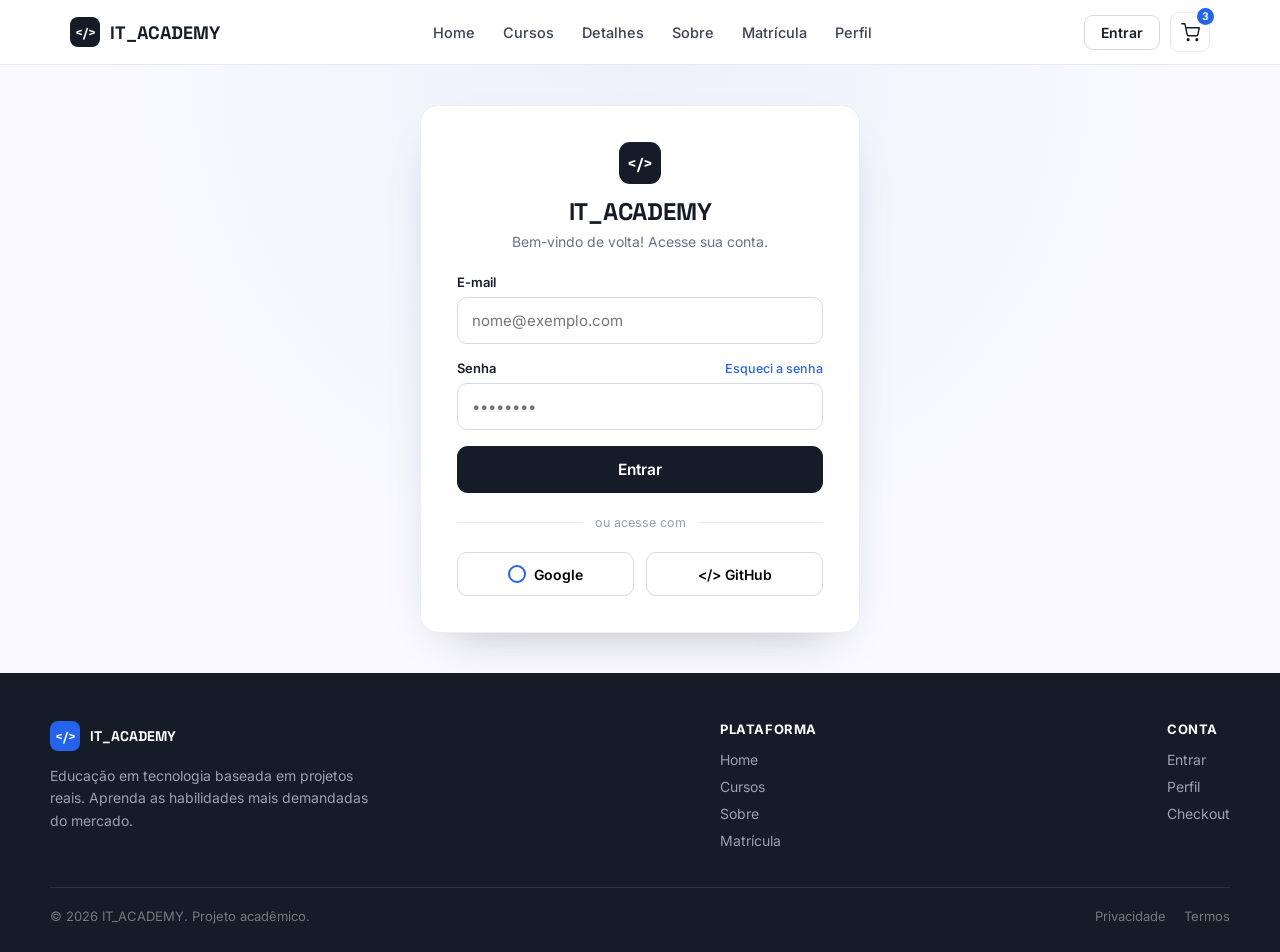
<file: login.html>
<!DOCTYPE html>
<html lang="pt-BR">
<head>
  <meta charset="UTF-8">
  <meta name="viewport" content="width=device-width, initial-scale=1">
  <title>Entrar - IT_ACADEMY</title>

  <link rel="preconnect" href="https://fonts.googleapis.com">
  <link rel="preconnect" href="https://fonts.gstatic.com" crossorigin>
  <link href="https://fonts.googleapis.com/css2?family=Inter:wght@400;500;600;700&family=Space+Grotesk:wght@500;600;700&display=swap" rel="stylesheet">
  <link rel="stylesheet" href="css/estilo.css">
  <link rel="stylesheet" href="css/login.css">
</head>
<body class="pagina-login">

  <!-- Menu superior -->
  <header class="cabecalho">
    <nav class="menu">
      <a href="index.html" class="logo"><b>&lt;/&gt;</b> IT_ACADEMY</a>

      <div class="links-menu">
        <a href="index.html">Home</a>
        <a href="cursos.html">Cursos</a>
        <a href="detalhes.html">Detalhes</a>
        <a href="sobre.html">Sobre</a>
        <a href="matricula.html">Matrícula</a>
        <a href="perfil.html">Perfil</a>
      </div>

      <div class="acoes-menu">
        <a href="login.html" class="botao-login">Entrar</a>
        <a href="checkout.html" class="botao-icone" aria-label="Carrinho">
          <svg width="19" height="19" viewBox="0 0 24 24" fill="none" stroke="currentColor" stroke-width="1.8" stroke-linecap="round" stroke-linejoin="round"><circle cx="9" cy="21" r="1"></circle><circle cx="20" cy="21" r="1"></circle><path d="M1 1h4l2.7 13.4a2 2 0 0 0 2 1.6h9.7a2 2 0 0 0 2-1.6L23 6H6"></path></svg>
          <span>3</span>
        </a>
        <button type="button" class="botao-icone" id="btn-menu" aria-label="Abrir menu">
          <svg width="20" height="20" viewBox="0 0 24 24" fill="none" stroke="currentColor" stroke-width="2" stroke-linecap="round"><line x1="3" y1="6" x2="21" y2="6"></line><line x1="3" y1="12" x2="21" y2="12"></line><line x1="3" y1="18" x2="21" y2="18"></line></svg>
        </button>
      </div>
    </nav>

    <!-- Menu que abre no celular -->
    <div class="menu-mobile" id="menu-mobile">
      <a href="index.html">Home</a>
      <a href="cursos.html">Cursos</a>
      <a href="detalhes.html">Detalhes</a>
      <a href="sobre.html">Sobre</a>
      <a href="matricula.html">Matrícula</a>
      <a href="perfil.html">Perfil</a>
      <a href="checkout.html">Checkout</a>
      <a href="login.html">Entrar / Cadastrar</a>
    </div>
  </header>

  <!-- Card de login -->
  <main class="area-login">
    <div class="card-login">
      <div>
        <b>&lt;/&gt;</b>
        <h1>IT_ACADEMY</h1>
        <p>Bem-vindo de volta! Acesse sua conta.</p>
      </div>

      <form class="form-login">
        <div>
          <label for="email">E-mail</label>
          <input id="email" name="email" type="email" placeholder="nome@exemplo.com" class="campo" required>
        </div>
        <div>
          <div class="linha-senha">
            <label for="senha">Senha</label>
            <a href="login.html">Esqueci a senha</a>
          </div>
          <input id="senha" name="senha" type="password" placeholder="••••••••" class="campo" required>
        </div>
        <button type="submit" class="botao-enviar">Entrar</button>
      </form>

      <div class="divisor">
        <span></span>
        ou acesse com
        <span></span>
      </div>
      <div class="botoes-sociais">
        <button type="button"><i></i>Google</button>
        <button type="button">&lt;/&gt; GitHub</button>
      </div>
    </div>
  </main>

  <!-- Rodapé -->
  <footer class="rodape">
    <div class="rodape-topo">
      <div>
        <a href="index.html" class="logo"><b>&lt;/&gt;</b> IT_ACADEMY</a>
        <p>Educação em tecnologia baseada em projetos reais. Aprenda as habilidades mais demandadas do mercado.</p>
      </div>
      <div>
        <h4>Plataforma</h4>
        <a href="index.html">Home</a>
        <a href="cursos.html">Cursos</a>
        <a href="sobre.html">Sobre</a>
        <a href="matricula.html">Matrícula</a>
      </div>
      <div>
        <h4>Conta</h4>
        <a href="login.html">Entrar</a>
        <a href="perfil.html">Perfil</a>
        <a href="checkout.html">Checkout</a>
      </div>
    </div>
    <div class="rodape-base">
      <span>© 2026 IT_ACADEMY. Projeto acadêmico.</span>
      <div>
        <a href="sobre.html">Privacidade</a>
        <a href="sobre.html">Termos</a>
      </div>
    </div>
  </footer>

  <!-- Scripts -->
  <script src="https://cdn.jsdelivr.net/npm/jquery@3.7.1/dist/jquery.min.js"></script>
  <script src="js/menu.js"></script>
</body>
</html>
</file>
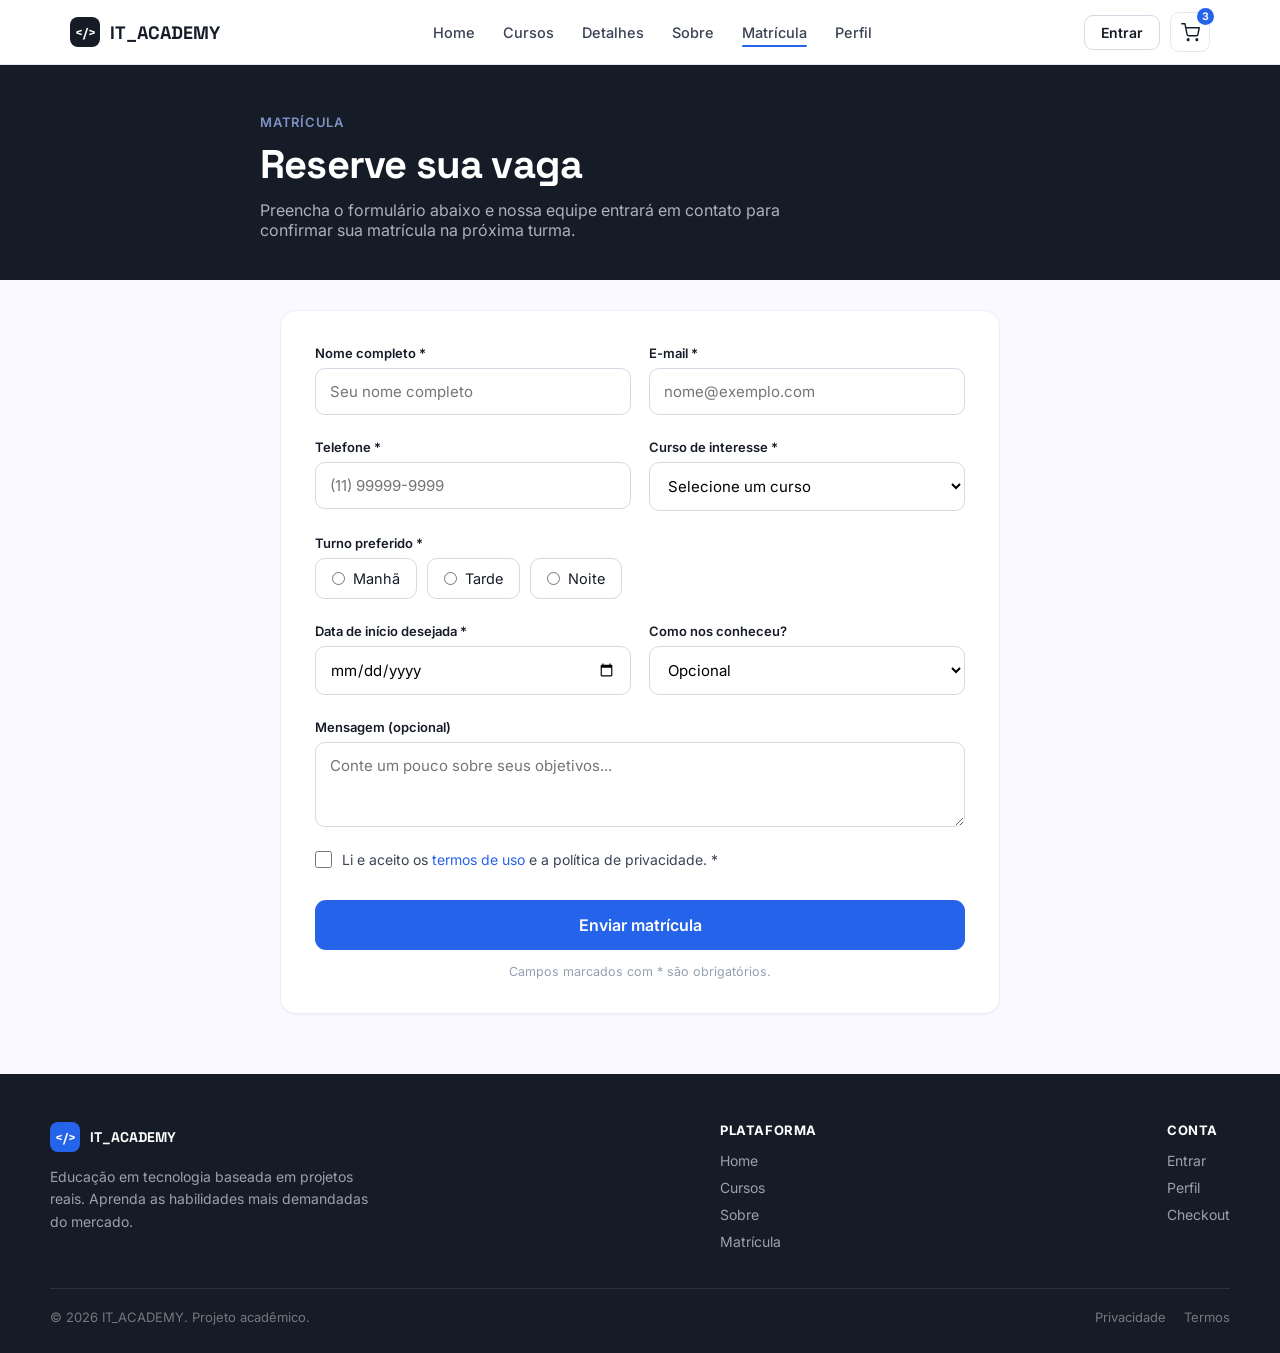
<file: matricula.html>
<!DOCTYPE html>
<html lang="pt-BR">
<head>
  <meta charset="UTF-8">
  <meta name="viewport" content="width=device-width, initial-scale=1">
  <title>Matrícula - IT_ACADEMY</title>

  <link rel="preconnect" href="https://fonts.googleapis.com">
  <link rel="preconnect" href="https://fonts.gstatic.com" crossorigin>
  <link href="https://fonts.googleapis.com/css2?family=Inter:wght@400;500;600;700&family=Space+Grotesk:wght@500;600;700&display=swap" rel="stylesheet">
  <link rel="stylesheet" href="css/estilo.css">
  <link rel="stylesheet" href="css/matricula.css">
</head>
<body>

  <!-- Menu superior -->
  <header class="cabecalho">
    <nav class="menu">
      <a href="index.html" class="logo"><b>&lt;/&gt;</b> IT_ACADEMY</a>

      <div class="links-menu">
        <a href="index.html">Home</a>
        <a href="cursos.html">Cursos</a>
        <a href="detalhes.html">Detalhes</a>
        <a href="sobre.html">Sobre</a>
        <a href="matricula.html" class="ativo">Matrícula</a>
        <a href="perfil.html">Perfil</a>
      </div>

      <div class="acoes-menu">
        <a href="login.html" class="botao-login">Entrar</a>
        <a href="checkout.html" class="botao-icone" aria-label="Carrinho">
          <svg width="19" height="19" viewBox="0 0 24 24" fill="none" stroke="currentColor" stroke-width="1.8" stroke-linecap="round" stroke-linejoin="round"><circle cx="9" cy="21" r="1"></circle><circle cx="20" cy="21" r="1"></circle><path d="M1 1h4l2.7 13.4a2 2 0 0 0 2 1.6h9.7a2 2 0 0 0 2-1.6L23 6H6"></path></svg>
          <span>3</span>
        </a>
        <button type="button" class="botao-icone" id="btn-menu" aria-label="Abrir menu">
          <svg width="20" height="20" viewBox="0 0 24 24" fill="none" stroke="currentColor" stroke-width="2" stroke-linecap="round"><line x1="3" y1="6" x2="21" y2="6"></line><line x1="3" y1="12" x2="21" y2="12"></line><line x1="3" y1="18" x2="21" y2="18"></line></svg>
        </button>
      </div>
    </nav>

    <!-- Menu que abre no celular -->
    <div class="menu-mobile" id="menu-mobile">
      <a href="index.html">Home</a>
      <a href="cursos.html">Cursos</a>
      <a href="detalhes.html">Detalhes</a>
      <a href="sobre.html">Sobre</a>
      <a href="matricula.html">Matrícula <span></span></a>
      <a href="perfil.html">Perfil</a>
      <a href="checkout.html">Checkout</a>
      <a href="login.html">Entrar / Cadastrar</a>
    </div>
  </header>

  <!-- Topo escuro -->
  <section class="faixa-escura topo-matricula">
    <div>
      <span class="etiqueta">MATRÍCULA</span>
      <h1>Reserve sua vaga</h1>
      <p>Preencha o formulário abaixo e nossa equipe entrará em contato para confirmar sua matrícula na próxima turma.</p>
    </div>
  </section>

  <!-- Formulário de matrícula -->
  <section class="area-matricula">

    <!-- Mensagem de sucesso (aparece depois do envio) -->
    <div id="confirmacao" style="display:none;">
      <div>
        <svg width="32" height="32" viewBox="0 0 24 24" fill="none" stroke="#fff" stroke-width="3" stroke-linecap="round" stroke-linejoin="round"><polyline points="20 6 9 17 4 12"></polyline></svg>
      </div>
      <h2>Matrícula enviada!</h2>
      <p id="texto-confirmacao">Recebemos seus dados. Em breve nossa equipe entrará em contato pelo e-mail informado.</p>
      <a href="index.html" class="botao botao-escuro">Voltar à home</a>
    </div>

    <form id="form-matricula" novalidate>
      <div class="campos">

        <div>
          <label for="nome">Nome completo *</label>
          <input id="nome" name="nome" type="text" placeholder="Seu nome completo" class="campo">
          <span class="msg-erro" data-erro="nome"></span>
        </div>

        <div>
          <label for="email">E-mail *</label>
          <input id="email" name="email" type="email" placeholder="nome@exemplo.com" class="campo">
          <span class="msg-erro" data-erro="email"></span>
        </div>

        <div>
          <label for="telefone">Telefone *</label>
          <input id="telefone" name="telefone" type="tel" placeholder="(11) 99999-9999" class="campo">
          <span class="msg-erro" data-erro="telefone"></span>
        </div>

        <div>
          <label for="curso">Curso de interesse *</label>
          <select id="curso" name="curso" class="campo">
            <option value="">Selecione um curso</option>
            <option>Bootcamp Full-Stack Moderno</option>
            <option>Data Science de A a Z</option>
            <option>Fundamentos de UI/UX</option>
            <option>Arquitetura de Sistemas Escaláveis</option>
            <option>DevOps &amp; Cloud na AWS</option>
          </select>
          <span class="msg-erro" data-erro="curso"></span>
        </div>

        <div class="campo-inteiro">
          <label>Turno preferido *</label>
          <div class="turnos">
            <label><input type="radio" name="turno" value="Manhã">Manhã</label>
            <label><input type="radio" name="turno" value="Tarde">Tarde</label>
            <label><input type="radio" name="turno" value="Noite">Noite</label>
          </div>
          <span class="msg-erro" data-erro="turno"></span>
        </div>

        <div>
          <label for="dataInicio">Data de início desejada *</label>
          <input id="dataInicio" name="dataInicio" type="date" class="campo">
          <span class="msg-erro" data-erro="dataInicio"></span>
        </div>

        <div>
          <label for="origem">Como nos conheceu?</label>
          <select id="origem" name="origem" class="campo">
            <option value="">Opcional</option>
            <option>Instagram</option>
            <option>YouTube</option>
            <option>Indicação de amigo</option>
            <option>Busca no Google</option>
          </select>
        </div>

        <div class="campo-inteiro">
          <label for="mensagem">Mensagem (opcional)</label>
          <textarea id="mensagem" name="mensagem" rows="3" placeholder="Conte um pouco sobre seus objetivos..." class="campo"></textarea>
        </div>

        <div class="campo-inteiro">
          <label class="termos">
            <input type="checkbox" name="termos">
            <span>Li e aceito os <a href="sobre.html">termos de uso</a> e a política de privacidade. *</span>
          </label>
          <span class="msg-erro" data-erro="termos"></span>
        </div>
      </div>

      <button type="submit" class="botao-enviar">Enviar matrícula</button>
      <p>Campos marcados com * são obrigatórios.</p>
    </form>
  </section>

  <!-- Rodapé -->
  <footer class="rodape">
    <div class="rodape-topo">
      <div>
        <a href="index.html" class="logo"><b>&lt;/&gt;</b> IT_ACADEMY</a>
        <p>Educação em tecnologia baseada em projetos reais. Aprenda as habilidades mais demandadas do mercado.</p>
      </div>
      <div>
        <h4>Plataforma</h4>
        <a href="index.html">Home</a>
        <a href="cursos.html">Cursos</a>
        <a href="sobre.html">Sobre</a>
        <a href="matricula.html">Matrícula</a>
      </div>
      <div>
        <h4>Conta</h4>
        <a href="login.html">Entrar</a>
        <a href="perfil.html">Perfil</a>
        <a href="checkout.html">Checkout</a>
      </div>
    </div>
    <div class="rodape-base">
      <span>© 2026 IT_ACADEMY. Projeto acadêmico.</span>
      <div>
        <a href="sobre.html">Privacidade</a>
        <a href="sobre.html">Termos</a>
      </div>
    </div>
  </footer>

  <!-- Scripts -->
  <script src="https://cdn.jsdelivr.net/npm/jquery@3.7.1/dist/jquery.min.js"></script>
  <script src="js/menu.js"></script>
  <script src="js/matricula.js"></script>
</body>
</html>
</file>
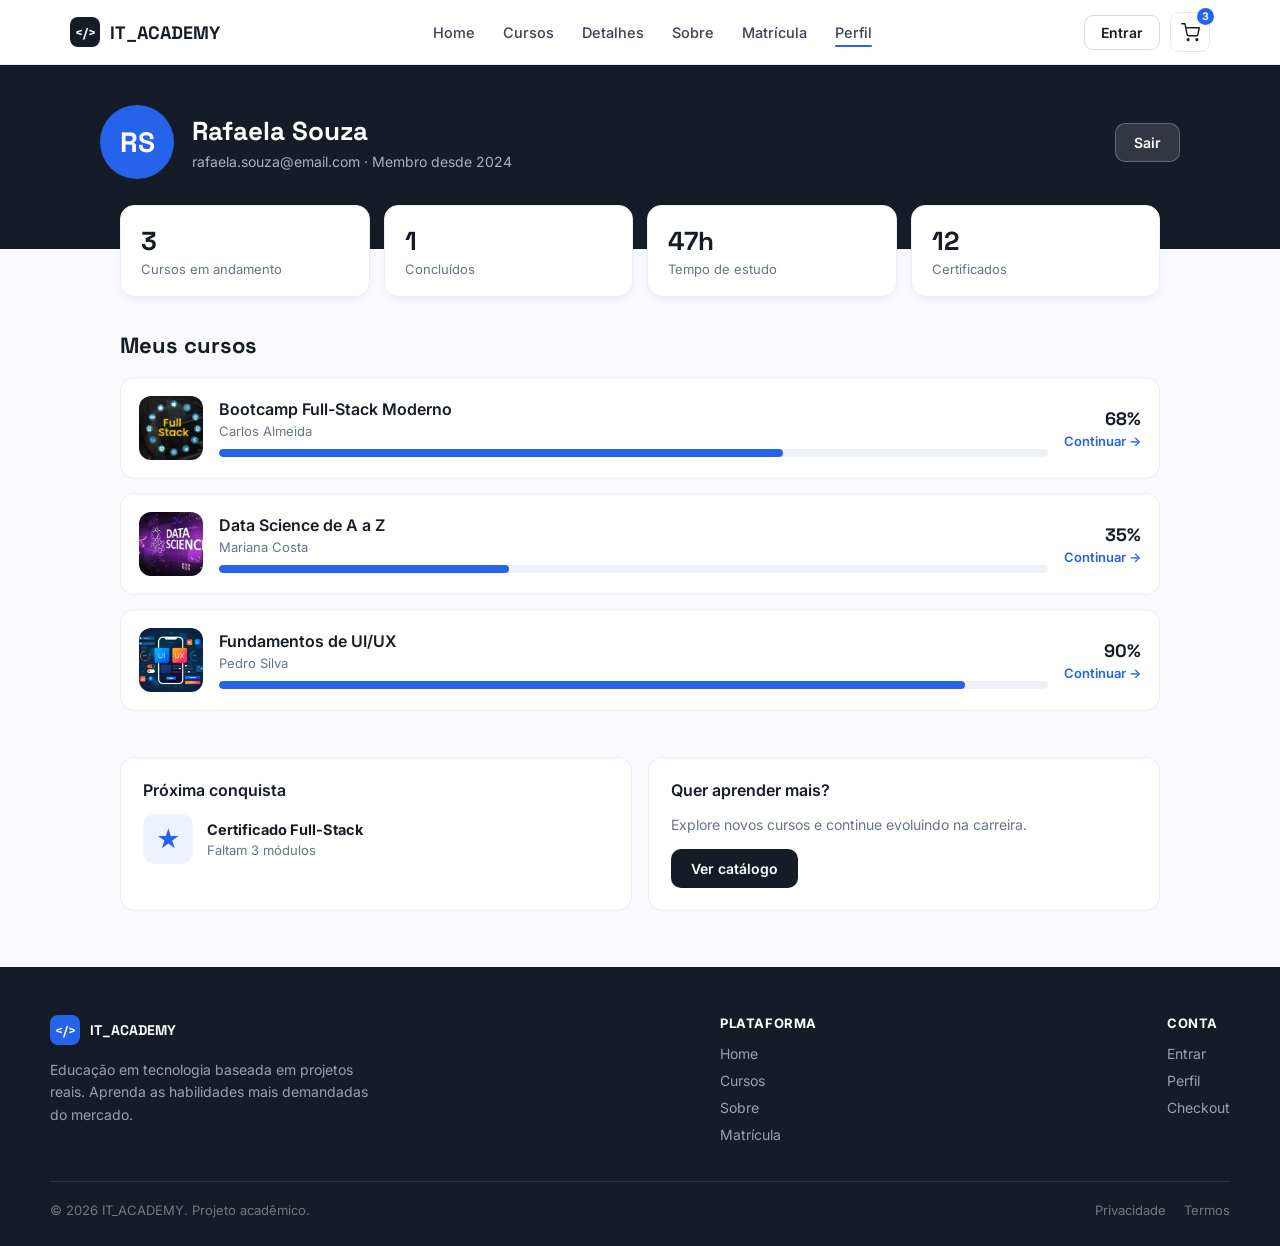
<file: perfil.html>
<!DOCTYPE html>
<html lang="pt-BR">
<head>
  <meta charset="UTF-8">
  <meta name="viewport" content="width=device-width, initial-scale=1">
  <title>Meu perfil - IT_ACADEMY</title>

  <link rel="preconnect" href="https://fonts.googleapis.com">
  <link rel="preconnect" href="https://fonts.gstatic.com" crossorigin>
  <link href="https://fonts.googleapis.com/css2?family=Inter:wght@400;500;600;700&family=Space+Grotesk:wght@500;600;700&display=swap" rel="stylesheet">
  <link rel="stylesheet" href="css/estilo.css">
  <link rel="stylesheet" href="css/perfil.css">
</head>
<body>

  <!-- Menu superior -->
  <header class="cabecalho">
    <nav class="menu">
      <a href="index.html" class="logo"><b>&lt;/&gt;</b> IT_ACADEMY</a>

      <div class="links-menu">
        <a href="index.html">Home</a>
        <a href="cursos.html">Cursos</a>
        <a href="detalhes.html">Detalhes</a>
        <a href="sobre.html">Sobre</a>
        <a href="matricula.html">Matrícula</a>
        <a href="perfil.html" class="ativo">Perfil</a>
      </div>

      <div class="acoes-menu">
        <a href="login.html" class="botao-login">Entrar</a>
        <a href="checkout.html" class="botao-icone" aria-label="Carrinho">
          <svg width="19" height="19" viewBox="0 0 24 24" fill="none" stroke="currentColor" stroke-width="1.8" stroke-linecap="round" stroke-linejoin="round"><circle cx="9" cy="21" r="1"></circle><circle cx="20" cy="21" r="1"></circle><path d="M1 1h4l2.7 13.4a2 2 0 0 0 2 1.6h9.7a2 2 0 0 0 2-1.6L23 6H6"></path></svg>
          <span>3</span>
        </a>
        <button type="button" class="botao-icone" id="btn-menu" aria-label="Abrir menu">
          <svg width="20" height="20" viewBox="0 0 24 24" fill="none" stroke="currentColor" stroke-width="2" stroke-linecap="round"><line x1="3" y1="6" x2="21" y2="6"></line><line x1="3" y1="12" x2="21" y2="12"></line><line x1="3" y1="18" x2="21" y2="18"></line></svg>
        </button>
      </div>
    </nav>

    <!-- Menu que abre no celular -->
    <div class="menu-mobile" id="menu-mobile">
      <a href="index.html">Home</a>
      <a href="cursos.html">Cursos</a>
      <a href="detalhes.html">Detalhes</a>
      <a href="sobre.html">Sobre</a>
      <a href="matricula.html">Matrícula</a>
      <a href="perfil.html">Perfil <span></span></a>
      <a href="checkout.html">Checkout</a>
      <a href="login.html">Entrar / Cadastrar</a>
    </div>
  </header>

  <!-- Topo escuro com os dados do aluno -->
  <section class="faixa-escura topo-perfil">
    <div>
      <div class="avatar">RS</div>
      <div>
        <h1>Rafaela Souza</h1>
        <p>rafaela.souza@email.com · Membro desde 2024</p>
      </div>
      <a href="login.html" class="botao-sair">Sair</a>
    </div>
  </section>

  <!-- Números do aluno -->
  <section class="estatisticas">
    <div class="card-numero"><b>3</b><span>Cursos em andamento</span></div>
    <div class="card-numero"><b>1</b><span>Concluídos</span></div>
    <div class="card-numero"><b>47h</b><span>Tempo de estudo</span></div>
    <div class="card-numero"><b>12</b><span>Certificados</span></div>
  </section>

  <!-- Cursos em andamento -->
  <section class="secao-perfil">
    <h2>Meus cursos</h2>

    <div class="curso-andamento">
      <div class="miniatura">
        <img src="assets/cursos/fullstack.jpg" alt="Bootcamp Full-Stack Moderno" loading="lazy">
      </div>
      <div>
        <h3>Bootcamp Full-Stack Moderno</h3>
        <p>Carlos Almeida</p>
        <div class="barra-progresso"><div style="width:68%;"></div></div>
      </div>
      <div>
        <b>68%</b>
        <a href="detalhes.html">Continuar →</a>
      </div>
    </div>

    <div class="curso-andamento">
      <div class="miniatura">
        <img src="assets/cursos/data-science.jpg" alt="Data Science de A a Z" loading="lazy">
      </div>
      <div>
        <h3>Data Science de A a Z</h3>
        <p>Mariana Costa</p>
        <div class="barra-progresso"><div style="width:35%;"></div></div>
      </div>
      <div>
        <b>35%</b>
        <a href="detalhes.html">Continuar →</a>
      </div>
    </div>

    <div class="curso-andamento">
      <div class="miniatura">
        <img src="assets/cursos/ui-ux.jpg" alt="Fundamentos de UI/UX" loading="lazy">
      </div>
      <div>
        <h3>Fundamentos de UI/UX</h3>
        <p>Pedro Silva</p>
        <div class="barra-progresso"><div style="width:90%;"></div></div>
      </div>
      <div>
        <b>90%</b>
        <a href="detalhes.html">Continuar →</a>
      </div>
    </div>
  </section>

  <!-- Cards de baixo -->
  <section class="cards-perfil">
    <div class="card-info">
      <h3>Próxima conquista</h3>
      <div class="conquista">
        <div class="icone">★</div>
        <div>
          <strong>Certificado Full-Stack</strong><br>
          <small>Faltam 3 módulos</small>
        </div>
      </div>
    </div>
    <div class="card-info">
      <h3>Quer aprender mais?</h3>
      <p>Explore novos cursos e continue evoluindo na carreira.</p>
      <a href="cursos.html" class="botao botao-escuro">Ver catálogo</a>
    </div>
  </section>

  <!-- Rodapé -->
  <footer class="rodape">
    <div class="rodape-topo">
      <div>
        <a href="index.html" class="logo"><b>&lt;/&gt;</b> IT_ACADEMY</a>
        <p>Educação em tecnologia baseada em projetos reais. Aprenda as habilidades mais demandadas do mercado.</p>
      </div>
      <div>
        <h4>Plataforma</h4>
        <a href="index.html">Home</a>
        <a href="cursos.html">Cursos</a>
        <a href="sobre.html">Sobre</a>
        <a href="matricula.html">Matrícula</a>
      </div>
      <div>
        <h4>Conta</h4>
        <a href="login.html">Entrar</a>
        <a href="perfil.html">Perfil</a>
        <a href="checkout.html">Checkout</a>
      </div>
    </div>
    <div class="rodape-base">
      <span>© 2026 IT_ACADEMY. Projeto acadêmico.</span>
      <div>
        <a href="sobre.html">Privacidade</a>
        <a href="sobre.html">Termos</a>
      </div>
    </div>
  </footer>

  <!-- Scripts -->
  <script src="https://cdn.jsdelivr.net/npm/jquery@3.7.1/dist/jquery.min.js"></script>
  <script src="js/menu.js"></script>
</body>
</html>
</file>
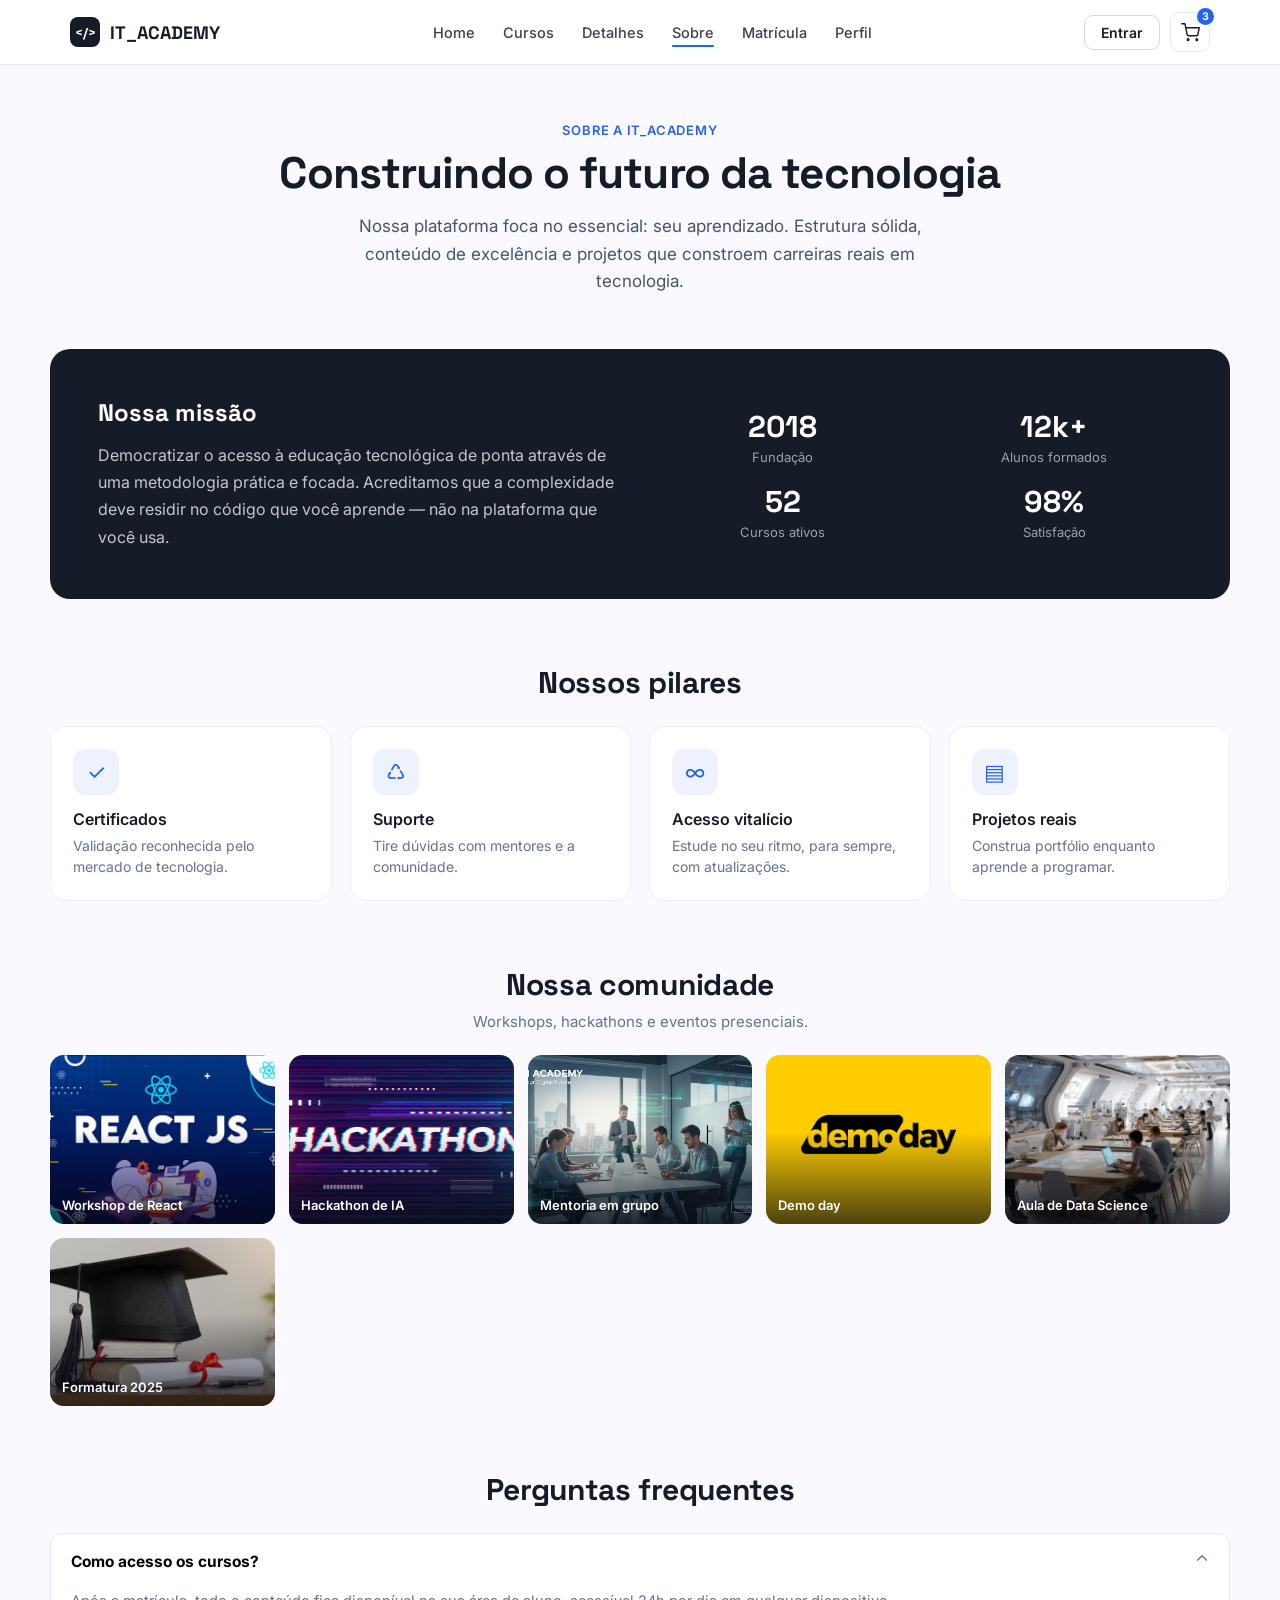
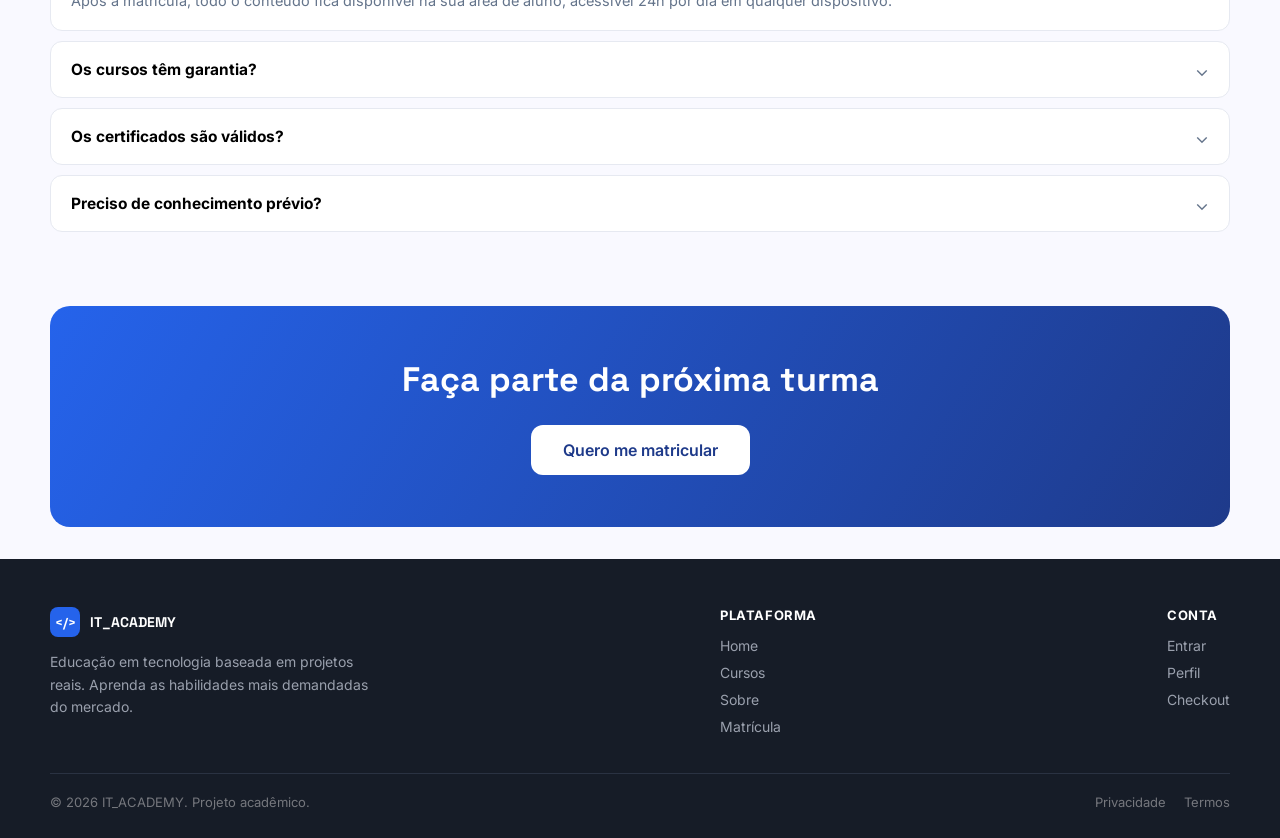
<file: sobre.html>
<!DOCTYPE html>
<html lang="pt-BR">
<head>
  <meta charset="UTF-8">
  <meta name="viewport" content="width=device-width, initial-scale=1">
  <title>Sobre - IT_ACADEMY</title>

  <link rel="preconnect" href="https://fonts.googleapis.com">
  <link rel="preconnect" href="https://fonts.gstatic.com" crossorigin>
  <link href="https://fonts.googleapis.com/css2?family=Inter:wght@400;500;600;700&family=Space+Grotesk:wght@500;600;700&display=swap" rel="stylesheet">
  <link rel="stylesheet" href="css/estilo.css">
  <link rel="stylesheet" href="css/sobre.css">
</head>
<body>

  <!-- Menu superior -->
  <header class="cabecalho">
    <nav class="menu">
      <a href="index.html" class="logo"><b>&lt;/&gt;</b> IT_ACADEMY</a>

      <div class="links-menu">
        <a href="index.html">Home</a>
        <a href="cursos.html">Cursos</a>
        <a href="detalhes.html">Detalhes</a>
        <a href="sobre.html" class="ativo">Sobre</a>
        <a href="matricula.html">Matrícula</a>
        <a href="perfil.html">Perfil</a>
      </div>

      <div class="acoes-menu">
        <a href="login.html" class="botao-login">Entrar</a>
        <a href="checkout.html" class="botao-icone" aria-label="Carrinho">
          <svg width="19" height="19" viewBox="0 0 24 24" fill="none" stroke="currentColor" stroke-width="1.8" stroke-linecap="round" stroke-linejoin="round"><circle cx="9" cy="21" r="1"></circle><circle cx="20" cy="21" r="1"></circle><path d="M1 1h4l2.7 13.4a2 2 0 0 0 2 1.6h9.7a2 2 0 0 0 2-1.6L23 6H6"></path></svg>
          <span>3</span>
        </a>
        <button type="button" class="botao-icone" id="btn-menu" aria-label="Abrir menu">
          <svg width="20" height="20" viewBox="0 0 24 24" fill="none" stroke="currentColor" stroke-width="2" stroke-linecap="round"><line x1="3" y1="6" x2="21" y2="6"></line><line x1="3" y1="12" x2="21" y2="12"></line><line x1="3" y1="18" x2="21" y2="18"></line></svg>
        </button>
      </div>
    </nav>

    <!-- Menu que abre no celular -->
    <div class="menu-mobile" id="menu-mobile">
      <a href="index.html">Home</a>
      <a href="cursos.html">Cursos</a>
      <a href="detalhes.html">Detalhes</a>
      <a href="sobre.html">Sobre <span></span></a>
      <a href="matricula.html">Matrícula</a>
      <a href="perfil.html">Perfil</a>
      <a href="checkout.html">Checkout</a>
      <a href="login.html">Entrar / Cadastrar</a>
    </div>
  </header>

  <!-- Apresentação -->
  <section class="topo-sobre">
    <span class="etiqueta">SOBRE A IT_ACADEMY</span>
    <h1>Construindo o futuro da tecnologia</h1>
    <p>Nossa plataforma foca no essencial: seu aprendizado. Estrutura sólida, conteúdo de excelência e projetos que constroem carreiras reais em tecnologia.</p>
  </section>

  <!-- Missão e números -->
  <section class="secao">
    <div class="missao">
      <div>
        <h2>Nossa missão</h2>
        <p>Democratizar o acesso à educação tecnológica de ponta através de uma metodologia prática e focada. Acreditamos que a complexidade deve residir no código que você aprende — não na plataforma que você usa.</p>
      </div>
      <div>
        <div><b>2018</b><span>Fundação</span></div>
        <div><b>12k+</b><span>Alunos formados</span></div>
        <div><b>52</b><span>Cursos ativos</span></div>
        <div><b>98%</b><span>Satisfação</span></div>
      </div>
    </div>
  </section>

  <!-- Pilares -->
  <section class="secao">
    <div>
      <h2 class="titulo-secao">Nossos pilares</h2>
      <div class="grade-pilares">
        <div class="pilar"><div class="icone">✓</div><h3>Certificados</h3><p>Validação reconhecida pelo mercado de tecnologia.</p></div>
        <div class="pilar"><div class="icone">♺</div><h3>Suporte</h3><p>Tire dúvidas com mentores e a comunidade.</p></div>
        <div class="pilar"><div class="icone">∞</div><h3>Acesso vitalício</h3><p>Estude no seu ritmo, para sempre, com atualizações.</p></div>
        <div class="pilar"><div class="icone">▤</div><h3>Projetos reais</h3><p>Construa portfólio enquanto aprende a programar.</p></div>
      </div>
    </div>
  </section>

  <!-- Galeria de fotos -->
  <section class="secao">
    <div>
      <h2 class="titulo-secao">Nossa comunidade</h2>
      <p>Workshops, hackathons e eventos presenciais.</p>
      <div class="galeria">
        <figure>
          <img src="assets/work_react.jpg" alt="Workshop de React" loading="lazy">
          <span></span>
          <figcaption>Workshop de React</figcaption>
        </figure>
        <figure>
          <img src="assets/hackathon.jpg" alt="Hackathon de IA" loading="lazy">
          <span></span>
          <figcaption>Hackathon de IA</figcaption>
        </figure>
        <figure>
          <img src="assets/hero-classroom.png" alt="Mentoria em grupo" loading="lazy">
          <span></span>
          <figcaption>Mentoria em grupo</figcaption>
        </figure>
        <figure>
          <img src="assets/demoday.png" alt="Demo day" loading="lazy">
          <span></span>
          <figcaption>Demo day</figcaption>
        </figure>
        <figure>
          <img src="assets/aula.jpg" alt="Aula de Data Science" loading="lazy">
          <span></span>
          <figcaption>Aula de Data Science</figcaption>
        </figure>
        <figure>
          <img src="assets/formatura.jpg" alt="Formatura 2025" loading="lazy">
          <span></span>
          <figcaption>Formatura 2025</figcaption>
        </figure>
      </div>
    </div>
  </section>

  <!-- Perguntas frequentes (o JavaScript abre e fecha) -->
  <section class="secao">
    <div class="faq">
      <h2 class="titulo-secao">Perguntas frequentes</h2>

      <div>
        <button type="button" class="pergunta">
          <strong>Como acesso os cursos?</strong>
          <span class="seta aberto">⌄</span>
        </button>
        <div class="resposta aberto">
          <p>Após a matrícula, todo o conteúdo fica disponível na sua área de aluno, acessível 24h por dia em qualquer dispositivo.</p>
        </div>
      </div>

      <div>
        <button type="button" class="pergunta">
          <strong>Os cursos têm garantia?</strong>
          <span class="seta">⌄</span>
        </button>
        <div class="resposta">
          <p>Sim. Você tem 7 dias de garantia incondicional. Se não gostar, devolvemos 100% do valor.</p>
        </div>
      </div>

      <div>
        <button type="button" class="pergunta">
          <strong>Os certificados são válidos?</strong>
          <span class="seta">⌄</span>
        </button>
        <div class="resposta">
          <p>Todos os certificados são reconhecidos pelo mercado e podem ser adicionados ao seu LinkedIn e currículo.</p>
        </div>
      </div>

      <div>
        <button type="button" class="pergunta">
          <strong>Preciso de conhecimento prévio?</strong>
          <span class="seta">⌄</span>
        </button>
        <div class="resposta">
          <p>Depende do curso. Cada página de curso indica o nível (Iniciante, Intermediário ou Avançado) e os pré-requisitos.</p>
        </div>
      </div>
    </div>
  </section>

  <!-- Chamada final -->
  <section class="secao">
    <div class="chamada">
      <h2>Faça parte da próxima turma</h2>
      <a href="matricula.html" class="botao botao-branco">Quero me matricular</a>
    </div>
  </section>

  <!-- Rodapé -->
  <footer class="rodape">
    <div class="rodape-topo">
      <div>
        <a href="index.html" class="logo"><b>&lt;/&gt;</b> IT_ACADEMY</a>
        <p>Educação em tecnologia baseada em projetos reais. Aprenda as habilidades mais demandadas do mercado.</p>
      </div>
      <div>
        <h4>Plataforma</h4>
        <a href="index.html">Home</a>
        <a href="cursos.html">Cursos</a>
        <a href="sobre.html">Sobre</a>
        <a href="matricula.html">Matrícula</a>
      </div>
      <div>
        <h4>Conta</h4>
        <a href="login.html">Entrar</a>
        <a href="perfil.html">Perfil</a>
        <a href="checkout.html">Checkout</a>
      </div>
    </div>
    <div class="rodape-base">
      <span>© 2026 IT_ACADEMY. Projeto acadêmico.</span>
      <div>
        <a href="sobre.html">Privacidade</a>
        <a href="sobre.html">Termos</a>
      </div>
    </div>
  </footer>

  <!-- Scripts -->
  <script src="https://cdn.jsdelivr.net/npm/jquery@3.7.1/dist/jquery.min.js"></script>
  <script src="js/menu.js"></script>
  <script src="js/sobre.js"></script>
</body>
</html>
</file>
<file: css/estilo.css>
/* IT_ACADEMY - estilos gerais (menu, rodapé e componentes usados em todas as páginas) */

* {
  margin: 0;
  padding: 0;
  box-sizing: border-box;
}

:root {
  --azul: #2563EB;
  --azul-escuro: #1e3a8a;
  --escuro: #161C27;
  --cinza: #64748B;
  --cinza-claro: #94a0b0;
  --fundo: #F9F9FF;
  --borda: #ECEEF4;
  --borda-campo: #D5D9E4;
  --verde: #16a34a;
  --vermelho: #DC2626;
}

body {
  font-family: 'Inter', sans-serif;
  background: var(--fundo);
  color: var(--escuro);
}

h1, h2 {
  font-family: 'Space Grotesk', sans-serif;
}

a {
  text-decoration: none;
  color: inherit;
}

img {
  display: block;
  max-width: 100%;
}

button {
  font-family: inherit;
  cursor: pointer;
}

input, select, textarea {
  font-family: inherit;
}

/* ---------- Menu superior ---------- */

.cabecalho {
  position: sticky;
  top: 0;
  z-index: 50;
  background: rgba(255, 255, 255, 0.92);
  backdrop-filter: blur(10px);
  border-bottom: 1px solid #E6E8F0;
}

.menu {
  max-width: 1180px;
  margin: 0 auto;
  padding: 0 16px;
  height: 64px;
  display: flex;
  align-items: center;
  justify-content: space-between;
  gap: 16px;
}

/* logo: o <b> é o quadradinho </> */
.logo {
  display: flex;
  align-items: center;
  gap: 10px;
  font-family: 'Space Grotesk', sans-serif;
  font-weight: 700;
  font-size: 18px;
}
.logo b {
  width: 30px;
  height: 30px;
  border-radius: 8px;
  background: var(--escuro);
  color: #fff;
  display: flex;
  align-items: center;
  justify-content: center;
  font-size: 13px;
}

/* links do meio (só aparecem em telas maiores) */
.links-menu {
  display: none;
}
.links-menu a {
  position: relative;
  color: #3A4254;
  font-size: 14.5px;
  font-weight: 500;
  padding: 8px 13px;
  border-radius: 8px;
}
.links-menu a:hover {
  background: #F1F3F9;
}
.links-menu a.ativo::after {
  content: "";
  position: absolute;
  left: 13px;
  right: 13px;
  bottom: 2px;
  height: 2px;
  border-radius: 2px;
  background: var(--azul);
}

.acoes-menu {
  display: flex;
  align-items: center;
  gap: 10px;
}
.botao-login {
  display: none;
  font-size: 14px;
  font-weight: 600;
  padding: 8px 16px;
  border: 1px solid var(--borda-campo);
  border-radius: 9px;
}

/* botões quadrados (carrinho e menu); o <span> é o número do carrinho */
.botao-icone {
  position: relative;
  display: inline-flex;
  align-items: center;
  justify-content: center;
  width: 40px;
  height: 40px;
  border-radius: 9px;
  border: 1px solid #E6E8F0;
  background: #fff;
  color: var(--escuro);
}
.botao-icone span {
  position: absolute;
  top: -5px;
  right: -5px;
  min-width: 17px;
  height: 17px;
  padding: 0 4px;
  border-radius: 9px;
  background: var(--azul);
  color: #fff;
  font-size: 10.5px;
  font-weight: 700;
  display: flex;
  align-items: center;
  justify-content: center;
}

/* menu que abre no celular; o <span> é a bolinha da página atual */
.menu-mobile {
  display: none;
  border-top: 1px solid #E6E8F0;
  background: #fff;
  padding: 8px 16px 18px;
}
.menu-mobile.aberto {
  display: block;
}
.menu-mobile a {
  display: flex;
  align-items: center;
  justify-content: space-between;
  color: #1F2533;
  font-size: 16px;
  font-weight: 500;
  padding: 13px 8px;
  border-bottom: 1px solid #F0F1F6;
}
.menu-mobile a span {
  width: 7px;
  height: 7px;
  border-radius: 50%;
  background: var(--azul);
}
/* o último link vira o botão "Entrar / Cadastrar" */
.menu-mobile a:last-child {
  display: block;
  text-align: center;
  margin-top: 16px;
  background: var(--escuro);
  color: #fff;
  font-size: 15px;
  font-weight: 600;
  padding: 13px;
  border-radius: 10px;
  border-bottom: none;
}

/* telas maiores: mostra os links e esconde o hambúrguer */
@media (min-width: 880px) {
  .menu { padding: 0 20px; }
  .links-menu { display: flex; align-items: center; gap: 2px; }
  .botao-login { display: inline-flex; }
  #btn-menu { display: none; }
  .menu-mobile { display: none !important; }
}

/* ---------- Rodapé ---------- */

.rodape {
  background: var(--escuro);
  color: #C5C6CD;
  padding: 40px 16px 24px;
}
.rodape-topo {
  max-width: 1180px;
  margin: 0 auto;
  display: flex;
  flex-wrap: wrap;
  gap: 28px 40px;
  justify-content: space-between;
}
.rodape-topo > div:first-child {
  max-width: 320px;
}
.rodape-topo p {
  font-size: 14px;
  line-height: 1.6;
  color: #9aa0ad;
}
.rodape h4 {
  margin-bottom: 14px;
  font-size: 13px;
  letter-spacing: 0.04em;
  text-transform: uppercase;
  color: #fff;
}
.rodape-topo a {
  display: block;
  color: #9aa0ad;
  font-size: 14px;
  margin-bottom: 10px;
}
.rodape-topo a:hover {
  color: #fff;
}
.rodape .logo {
  display: flex;
  color: #fff;
  margin-bottom: 14px;
}
.rodape .logo b {
  background: var(--azul);
}
.rodape-base {
  max-width: 1180px;
  margin: 28px auto 0;
  padding-top: 20px;
  border-top: 1px solid #2a3242;
  display: flex;
  flex-wrap: wrap;
  gap: 10px 18px;
  justify-content: space-between;
  align-items: center;
  font-size: 13px;
  color: #75777d;
}
.rodape-base div {
  display: flex;
  gap: 18px;
}
.rodape-base a:hover {
  color: #C5C6CD;
}

@media (min-width: 760px) {
  .rodape { padding: 48px 20px 28px; }
}

/* ---------- Botões ---------- */

.botao {
  display: inline-flex;
  align-items: center;
  justify-content: center;
  gap: 8px;
  font-weight: 600;
  font-size: 15px;
  border: none;
  border-radius: 11px;
  padding: 13px 24px;
  transition: transform 0.15s;
}
.botao:hover {
  transform: translateY(-1px);
}
.botao-azul { background: var(--azul); color: #fff; }
.botao-escuro { background: var(--escuro); color: #fff; }
.botao-claro { background: #fff; color: var(--escuro); border: 1px solid var(--borda-campo); }
.botao-branco { background: #fff; color: var(--azul-escuro); }
.botao-transparente {
  background: rgba(255, 255, 255, 0.12);
  border: 1px solid rgba(255, 255, 255, 0.35);
  color: #fff;
}
.botao-largo { display: flex; width: 100%; }

/* ---------- Coisas usadas em várias páginas ---------- */

.faixa-escura {
  background: var(--escuro);
  color: #fff;
}

/* palavrinha acima do título (CATÁLOGO, MATRÍCULA...) */
.etiqueta {
  font-size: 13px;
  font-weight: 600;
  letter-spacing: 0.06em;
  color: #7d93c4;
}

.titulo-secao {
  font-size: clamp(22px, 3.4vw, 30px);
  letter-spacing: -0.01em;
}

/* seção padrão: espaçamento igual e conteúdo centralizado */
.secao {
  padding: 28px 16px;
}
.secao > div {
  max-width: 1180px;
  margin: 0 auto;
}
@media (min-width: 560px) {
  .secao { padding: 32px 20px; }
}

/* faixa azul de chamada (home e sobre) */
.chamada {
  background: linear-gradient(120deg, #2563EB, #1e3a8a);
  border-radius: 20px;
  padding: clamp(28px, 5vw, 52px);
  text-align: center;
  color: #fff;
}
.chamada h2 {
  font-size: clamp(24px, 4vw, 34px);
  margin-bottom: 12px;
}
.chamada p {
  margin: 0 auto 26px;
  font-size: 16px;
  line-height: 1.55;
  color: #e6ecff;
  max-width: 520px;
}
.chamada .botao {
  padding: 15px 32px;
  border-radius: 12px;
  font-size: 16px;
}

/* quadradinho de ícone (motivos, pilares...) */
.icone {
  width: 46px;
  height: 46px;
  border-radius: 12px;
  background: #EEF2FF;
  color: var(--azul);
  display: flex;
  align-items: center;
  justify-content: center;
  font-size: 22px;
  margin-bottom: 14px;
}

/* bolinha com iniciais (instrutor, avaliações, perfil) */
.avatar {
  width: 42px;
  height: 42px;
  border-radius: 50%;
  background: #dde2f3;
  display: flex;
  align-items: center;
  justify-content: center;
  font-weight: 700;
  color: var(--azul-escuro);
  font-family: 'Space Grotesk', sans-serif;
}

.espaco { height: 36px; }

/* ---------- Card de curso (home e catálogo) ---------- */

.card-curso {
  background: #fff;
  border: 1px solid var(--borda);
  border-radius: 16px;
  overflow: hidden;
  display: flex;
  flex-direction: column;
  box-shadow: 0 1px 2px rgba(22, 28, 39, 0.04);
  transition: transform 0.18s, box-shadow 0.18s;
}
.card-curso:hover {
  transform: translateY(-3px);
  box-shadow: 0 16px 34px -22px rgba(22, 28, 39, 0.45);
}
.capa {
  height: 150px;
  display: flex;
  align-items: flex-end;
  justify-content: space-between;
  padding: 14px;
  position: relative;
  overflow: hidden;
}
.capa img {
  position: absolute;
  inset: 0;
  width: 100%;
  height: 100%;
  object-fit: cover;
}
.capa::before {
  content: "";
  position: absolute;
  inset: 0;
  background: radial-gradient(circle at 80% 16%, rgba(255, 255, 255, 0.16), transparent 60%);
}
.capa span {
  position: relative;   /* fica por cima da imagem */
}
.tag {
  font-family: 'Space Grotesk', sans-serif;
  font-size: 11px;
  font-weight: 600;
  letter-spacing: 0.08em;
  color: rgba(255, 255, 255, 0.92);
  background: rgba(0, 0, 0, 0.22);
  padding: 5px 9px;
  border-radius: 6px;
}
.nivel {
  font-size: 11px;
  font-weight: 600;
  color: var(--escuro);
  background: rgba(255, 255, 255, 0.92);
  padding: 5px 9px;
  border-radius: 6px;
}
.info {
  padding: 16px 16px 18px;
  display: flex;
  flex-direction: column;
  flex: 1;
}
.categoria {
  font-size: 12px;
  font-weight: 600;
  color: var(--azul);
  margin-bottom: 6px;
}
.info h3 {
  font-size: 16.5px;
  font-weight: 600;
  line-height: 1.25;
  margin-bottom: 6px;
}
.info p {
  font-size: 13px;
  color: var(--cinza);
  margin-bottom: 14px;
}
/* rodapé do card: nota de um lado, preço do outro */
.info > div {
  margin-top: auto;
  display: flex;
  align-items: center;
  justify-content: space-between;
}

/* nota com estrela: <b> é a estrela, <i> é a quantidade */
.nota {
  display: inline-flex;
  align-items: center;
  gap: 5px;
  font-size: 13.5px;
  font-weight: 600;
}
.nota b { color: #f59e0b; }
.nota i {
  font-style: normal;
  font-weight: 400;
  color: var(--cinza-claro);
}
.preco {
  font-family: 'Space Grotesk', sans-serif;
  font-weight: 700;
  font-size: 16px;
}

/* grade dos cards: 1 coluna no celular, mais colunas conforme cabe */
.grade-cursos {
  display: grid;
  grid-template-columns: 1fr;
  gap: 20px;
}
@media (min-width: 560px) {
  .grade-cursos { grid-template-columns: repeat(2, 1fr); gap: 22px; }
}
@media (min-width: 820px) {
  .grade-cursos { grid-template-columns: repeat(3, 1fr); }
}
@media (min-width: 1140px) {
  .grade-cursos { grid-template-columns: repeat(4, 1fr); }
}

/* ---------- Formulários ---------- */

label {
  display: block;
  font-size: 13px;
  font-weight: 600;
  margin-bottom: 7px;
}
.campo {
  width: 100%;
  padding: 13px 14px;
  border: 1px solid var(--borda-campo);
  border-radius: 10px;
  font-size: 15px;
  background: #fff;
  outline: none;
}
.campo:focus {
  border-color: var(--azul);
}
.campo.erro {
  border-color: var(--vermelho);
}
textarea.campo {
  resize: vertical;
}
.msg-erro {
  display: block;
  color: var(--vermelho);
  font-size: 12.5px;
  margin-top: 6px;
}
</file>
<file: css/index.css>
/* Página inicial */

/* bolinhas do carrossel */
.swiper-pagination-bullet { background: #fff; opacity: 0.5; }
.swiper-pagination-bullet-active { opacity: 1; background: #fff; }

/* ---------- Banner / carrossel ---------- */

.banner {
  padding: 14px 16px 0;
}
.banner > div {
  max-width: 1180px;
  margin: 0 auto;
}
.carrossel {
  border-radius: 18px;
  overflow: hidden;
  --swiper-pagination-color: #fff;
  --swiper-theme-color: #fff;
  box-shadow: 0 18px 40px -22px rgba(22, 28, 39, 0.5);
}

.slide {
  position: relative;
  height: clamp(360px, 52vw, 460px);
}
.slide-azul { background: linear-gradient(120deg, #1e3a8a 0%, #2563EB 100%); }
.slide-escuro { background: linear-gradient(120deg, #161C27 0%, #2d3748 100%); }

/* foto de fundo do primeiro slide */
.slide > img {
  position: absolute;
  inset: 0;
  width: 100%;
  height: 100%;
  object-fit: cover;
}
.slide-sombra {
  position: absolute;
  inset: 0;
  background: linear-gradient(105deg, rgba(15, 20, 30, 0.92) 0%, rgba(15, 20, 30, 0.72) 45%, rgba(15, 20, 30, 0.25) 100%);
}
.slide-conteudo {
  position: relative;
  height: 100%;
  display: flex;
  flex-direction: column;
  justify-content: center;
  padding: clamp(22px, 5vw, 56px);
  max-width: 640px;
}
.slide-etiqueta {
  align-self: flex-start;
  background: rgba(37, 99, 235, 0.9);
  color: #fff;
  font-size: 12px;
  font-weight: 600;
  letter-spacing: 0.05em;
  padding: 6px 12px;
  border-radius: 999px;
  margin-bottom: 16px;
}
.slide-etiqueta.clara {
  background: rgba(255, 255, 255, 0.18);
}
.slide-conteudo h1,
.slide-conteudo h2 {
  font-size: clamp(26px, 5.2vw, 46px);
  line-height: 1.08;
  letter-spacing: -0.02em;
  color: #fff;
  margin-bottom: 14px;
}
.slide-conteudo p {
  font-size: clamp(15px, 2.4vw, 18px);
  line-height: 1.55;
  color: #dfe3ec;
  margin-bottom: 26px;
  max-width: 480px;
}
/* linha com os botões (e o preço no slide 2) */
.slide-conteudo > div {
  display: flex;
  flex-wrap: wrap;
  gap: 12px;
  align-items: center;
}
.slide-conteudo > div > span {
  color: #fff;
  font-weight: 600;
  font-size: 16px;
}

/* ---------- Categorias ---------- */

.lista-categorias {
  display: flex;
  gap: 10px;
  overflow-x: auto;
  padding-bottom: 6px;
}
.lista-categorias a {
  flex: 0 0 auto;
  font-size: 14px;
  font-weight: 500;
  color: #3A4254;
  padding: 9px 18px;
  border: 1px solid #E0E3EE;
  border-radius: 999px;
  background: #fff;
  white-space: nowrap;
}

/* ---------- Números ---------- */

.numeros {
  background: var(--escuro);
  color: #fff;
  border-radius: 18px;
  padding: 26px 20px;
  display: grid;
  grid-template-columns: repeat(2, 1fr);
  gap: 20px;
  text-align: center;
}
.numeros b {
  display: block;
  font-family: 'Space Grotesk', sans-serif;
  font-size: 30px;
}
.numeros span {
  font-size: 13px;
  color: #9aa0ad;
}

/* ---------- Cursos em destaque ---------- */

.linha-titulo {
  display: flex;
  align-items: flex-end;
  justify-content: space-between;
  gap: 12px;
  margin-bottom: 20px;
}
.linha-titulo p {
  margin-top: 6px;
  color: var(--cinza);
  font-size: 15px;
}
.linha-titulo > a {
  flex: 0 0 auto;
  color: var(--azul);
  font-weight: 600;
  font-size: 14px;
}

/* ---------- Por que estudar ---------- */

.secao > div > h2 {
  text-align: center;
  margin-bottom: 22px;
}
.lista-motivos {
  display: grid;
  grid-template-columns: 1fr;
  gap: 20px;
}
.motivo {
  background: #fff;
  border: 1px solid var(--borda);
  border-radius: 16px;
  padding: 22px;
}
.motivo h3 {
  font-size: 17px;
  font-weight: 600;
  margin-bottom: 8px;
}
.motivo p {
  font-size: 14px;
  line-height: 1.6;
  color: var(--cinza);
}

/* ---------- Telas maiores ---------- */

@media (min-width: 560px) {
  .numeros { grid-template-columns: repeat(4, 1fr); padding: 30px 24px; }
  .numeros b { font-size: 34px; }
  .lista-motivos { grid-template-columns: repeat(2, 1fr); }
}
@media (min-width: 820px) {
  .lista-motivos { grid-template-columns: repeat(3, 1fr); }
}
</file>
<file: css/checkout.css>
/* Página de checkout */

.topo-checkout {
  max-width: 1080px;
  margin: 0 auto;
  padding: 30px 16px 10px;
}
.topo-checkout h1 {
  font-size: clamp(26px, 4vw, 34px);
  letter-spacing: -0.02em;
  margin-bottom: 6px;
}
.topo-checkout p {
  font-size: 15px;
  color: var(--cinza);
}

/* pagamento e resumo lado a lado (empilha no celular) */
.area-checkout {
  max-width: 1080px;
  margin: 0 auto;
  padding: 16px;
  display: grid;
  grid-template-columns: repeat(auto-fit, minmax(300px, 1fr));
  gap: 24px;
  align-items: start;
}

.painel {
  background: #fff;
  border: 1px solid var(--borda);
  border-radius: 16px;
  padding: clamp(20px, 4vw, 30px);
}
.painel h2, .resumo h2 {
  font-size: 18px;
  font-weight: 600;
  margin-bottom: 16px;
}

/* ---------- Dados do cartão ---------- */

.form-cartao {
  display: flex;
  flex-direction: column;
  gap: 16px;
}
.linha-dupla {
  display: grid;
  grid-template-columns: 1fr 1fr;
  gap: 14px;
}
/* nota sobre pix e boleto */
.painel > p {
  margin-top: 16px;
  font-size: 13px;
  color: var(--cinza);
}

/* ---------- Resumo do pedido ---------- */

.resumo {
  background: #fff;
  border: 1px solid var(--borda);
  border-radius: 16px;
  padding: 24px;
  position: sticky;
  top: 84px;
}
.item-resumo {
  display: flex;
  gap: 12px;
  align-items: center;
  margin-bottom: 18px;
}
.item-resumo .miniatura {
  width: 54px;
  height: 54px;
  border-radius: 11px;
  background: var(--azul-escuro);
  flex: 0 0 auto;
  overflow: hidden;
}
.item-resumo img {
  width: 100%;
  height: 100%;
  object-fit: cover;
}
.item-resumo strong {
  font-size: 14.5px;
  line-height: 1.3;
}
.item-resumo small {
  font-size: 12.5px;
  color: var(--cinza);
}

/* totais */
.totais {
  border-top: 1px solid #EEF1F7;
  padding-top: 16px;
}
.totais > div {
  display: flex;
  justify-content: space-between;
  font-size: 14.5px;
  color: #475569;
  margin-bottom: 11px;
}
.totais .desconto {
  color: var(--verde);
}
.totais > div:last-child {
  font-family: 'Space Grotesk', sans-serif;
  font-weight: 700;
  font-size: 20px;
  color: var(--escuro);
  border-top: 1px solid #EEF1F7;
  padding-top: 11px;
  margin-bottom: 0;
}

.botao-pagar {
  margin-top: 20px;
  width: 100%;
  border: none;
  background: var(--azul);
  color: #fff;
  font-weight: 600;
  font-size: 16px;
  padding: 15px;
  border-radius: 11px;
}
/* aviso de pagamento seguro */
.resumo > p {
  margin-top: 12px;
  text-align: center;
  font-size: 12.5px;
  color: var(--cinza-claro);
  display: flex;
  align-items: center;
  justify-content: center;
  gap: 6px;
}

@media (min-width: 560px) {
  .topo-checkout { padding: 34px 20px 10px; }
  .area-checkout { padding: 20px; }
}
</file>
<file: css/cursos.css>
/* Página de cursos (catálogo) */

/* ---------- Topo escuro com busca ---------- */

.topo-catalogo {
  padding: 40px 16px 36px;
}
.topo-catalogo > div {
  max-width: 1180px;
  margin: 0 auto;
}
.topo-catalogo h1 {
  font-size: clamp(28px, 4.6vw, 40px);
  letter-spacing: -0.02em;
  margin: 8px 0 10px;
}
.topo-catalogo p {
  margin-bottom: 24px;
  font-size: 16px;
  color: #aab0bd;
  max-width: 520px;
}

/* campo de busca com a lupa dentro */
.busca {
  position: relative;
  max-width: 520px;
}
.busca span {
  position: absolute;
  left: 16px;
  top: 50%;
  transform: translateY(-50%);
  color: var(--cinza-claro);
}
.busca input {
  width: 100%;
  padding: 15px 16px 15px 44px;
  border: 1px solid #2e3850;
  border-radius: 12px;
  background: #1f2839;
  color: #fff;
  font-size: 15px;
  outline: none;
}
.busca input::placeholder {
  color: #6b7689;
}

/* ---------- Filtros de categoria ---------- */

.filtros {
  padding: 20px 16px 0;
}
.filtros > div {
  max-width: 1180px;
  margin: 0 auto;
  display: flex;
  gap: 10px;
  overflow-x: auto;
  padding-bottom: 6px;
}
.filtro {
  flex: 0 0 auto;
  font-size: 14px;
  font-weight: 600;
  padding: 9px 18px;
  border-radius: 999px;
  border: 1px solid #E0E3EE;
  background: #fff;
  color: #3A4254;
  white-space: nowrap;
}
.filtro.ativo {
  background: var(--escuro);
  color: #fff;
  border-color: var(--escuro);
}

/* ---------- Resultados ---------- */

#contagem {
  margin-bottom: 18px;
  font-size: 14px;
  color: var(--cinza);
}

#sem-resultados {
  text-align: center;
  padding: 60px 20px;
  color: var(--cinza);
}
#sem-resultados p:first-child {
  font-size: 40px;
  margin-bottom: 10px;
}
#sem-resultados p {
  font-size: 16px;
  font-weight: 500;
}
#sem-resultados p + p + p {
  margin-top: 6px;
  font-size: 14px;
  font-weight: 400;
}

@media (min-width: 560px) {
  .topo-catalogo { padding: 46px 20px 40px; }
  .filtros { padding: 24px 20px 0; }
}
</file>
<file: css/detalhes.css>
/* Página de detalhes do curso */

.voltar {
  max-width: 1180px;
  margin: 0 auto;
  padding: 20px 16px 0;
}
.voltar a {
  display: inline-flex;
  align-items: center;
  gap: 7px;
  color: var(--cinza);
  font-size: 14px;
  font-weight: 500;
}

/* conteúdo + card de preço lado a lado (empilha no celular) */
.detalhes-curso {
  max-width: 1180px;
  margin: 0 auto;
  padding: 16px;
  display: grid;
  grid-template-columns: repeat(auto-fit, minmax(300px, 1fr));
  gap: 28px;
  align-items: start;
}
.detalhes-curso h1 {
  font-size: clamp(24px, 4vw, 34px);
  letter-spacing: -0.02em;
  margin: 22px 0 14px;
}

/* ---------- Vídeo de apresentação ---------- */

.video {
  position: relative;
  border-radius: 16px;
  overflow: hidden;
  background: linear-gradient(125deg, #0c4a6e, #1e3a8a);
  aspect-ratio: 16 / 9;
  display: flex;
  align-items: center;
  justify-content: center;
}
.video::before {
  content: "";
  position: absolute;
  inset: 0;
  background: radial-gradient(circle at 30% 30%, rgba(255, 255, 255, 0.12), transparent 55%);
}
.video button {
  position: relative;
  width: 74px;
  height: 74px;
  border-radius: 50%;
  border: none;
  background: rgba(255, 255, 255, 0.92);
  display: flex;
  align-items: center;
  justify-content: center;
  box-shadow: 0 8px 24px rgba(0, 0, 0, 0.25);
}
.video > span {
  position: absolute;
  bottom: 14px;
  left: 16px;
  font-family: 'Space Grotesk', sans-serif;
  font-size: 12px;
  font-weight: 600;
  letter-spacing: 0.08em;
  color: rgba(255, 255, 255, 0.85);
}

/* ---------- Instrutor ---------- */

.linha-instrutor {
  display: flex;
  align-items: center;
  gap: 10px;
  flex-wrap: wrap;
  margin-bottom: 8px;
}
.linha-instrutor strong {
  display: block;
  font-size: 14.5px;
}
.linha-instrutor small {
  font-size: 12.5px;
  color: var(--cinza);
}
.metricas {
  display: flex;
  align-items: center;
  gap: 18px;
  margin-left: auto;
  font-size: 14px;
  font-weight: 600;
}

/* ---------- Blocos (descrição, módulos, avaliações) ---------- */

.bloco {
  margin-top: 28px;
}
.bloco h2 {
  font-size: 20px;
  font-weight: 600;
  margin-bottom: 12px;
}
.bloco > p {
  margin-bottom: 16px;
  font-size: 15.5px;
  line-height: 1.65;
  color: #3A4254;
}

/* habilidades que o curso ensina */
.habilidades {
  display: flex;
  flex-wrap: wrap;
  gap: 10px;
}
.habilidades span {
  font-size: 13px;
  font-weight: 500;
  color: var(--azul-escuro);
  background: #EEF2FF;
  padding: 7px 13px;
  border-radius: 8px;
}

/* módulos do curso */
.modulo {
  border: 1px solid #E6E9F1;
  border-radius: 12px;
  background: #fff;
  margin-bottom: 10px;
}
.modulo > div {
  display: flex;
  align-items: center;
  justify-content: space-between;
  gap: 12px;
  padding: 16px 18px 8px;
}
.modulo strong {
  font-size: 15.5px;
}
.modulo > div span {
  font-size: 12.5px;
  color: var(--cinza-claro);
  flex: 0 0 auto;
}
.modulo p {
  padding: 0 18px 16px;
  font-size: 14px;
  line-height: 1.6;
  color: var(--cinza);
}

/* avaliações dos alunos */
.avaliacao {
  border: 1px solid #E6E9F1;
  border-radius: 12px;
  padding: 16px 18px;
  background: #fff;
  margin-bottom: 14px;
}
.avaliacao > div {
  display: flex;
  align-items: center;
  gap: 10px;
  margin-bottom: 8px;
}
.avaliacao .avatar {
  width: 34px;
  height: 34px;
  font-size: 13px;
}
.avaliacao strong {
  font-size: 14px;
}
.avaliacao > div > span {
  margin-left: auto;
  color: #f59e0b;
  font-size: 13px;
}
.avaliacao > p {
  font-size: 14.5px;
  line-height: 1.6;
  color: #3A4254;
}

/* ---------- Card de preço ---------- */

.card-preco {
  position: sticky;
  top: 84px;
  background: #fff;
  border: 1px solid #E6E9F1;
  border-radius: 16px;
  padding: 24px;
  box-shadow: 0 10px 30px -18px rgba(22, 28, 39, 0.25);
}
.card-preco > p {
  font-size: 13px;
  color: var(--cinza);
}
.card-preco > strong {
  display: block;
  font-family: 'Space Grotesk', sans-serif;
  font-size: 34px;
  margin: 2px 0 4px;
}
.card-preco > small {
  display: block;
  font-size: 13px;
  color: var(--cinza);
  margin-bottom: 18px;
}
.card-preco .botao {
  padding: 14px;
  margin-bottom: 10px;
}
/* lista do que está incluso */
.beneficios div {
  display: flex;
  align-items: center;
  gap: 10px;
  font-size: 14px;
  color: #3A4254;
  margin-top: 12px;
}

@media (min-width: 560px) {
  .voltar { padding: 22px 20px 0; }
  .detalhes-curso { padding: 16px 20px; }
}
</file>
<file: css/login.css>
/* Página de login */

/* a página usa flex pra manter o rodapé embaixo */
body.pagina-login {
  display: flex;
  flex-direction: column;
  min-height: 100vh;
}

.area-login {
  flex: 1;
  display: flex;
  align-items: center;
  justify-content: center;
  padding: 40px 16px;
  background: radial-gradient(circle at 50% 0%, #eef1fb, #F9F9FF 60%);
}

.card-login {
  width: 100%;
  max-width: 440px;
  background: #fff;
  border: 1px solid var(--borda);
  border-radius: 18px;
  padding: clamp(24px, 5vw, 36px);
  box-shadow: 0 20px 50px -30px rgba(22, 28, 39, 0.4);
}

/* topo do card: logo, título e frase */
.card-login > div:first-child {
  text-align: center;
  margin-bottom: 24px;
}
.card-login > div:first-child b {
  display: inline-flex;
  width: 42px;
  height: 42px;
  border-radius: 11px;
  background: var(--escuro);
  color: #fff;
  align-items: center;
  justify-content: center;
  font-family: 'Space Grotesk', sans-serif;
  margin-bottom: 12px;
}
.card-login h1 {
  font-size: 24px;
  letter-spacing: -0.01em;
}
.card-login > div:first-child p {
  margin-top: 6px;
  font-size: 14px;
  color: var(--cinza);
}

/* ---------- Formulário ---------- */

.form-login {
  display: flex;
  flex-direction: column;
  gap: 16px;
}
.linha-senha {
  display: flex;
  justify-content: space-between;
  align-items: center;
  margin-bottom: 7px;
}
.linha-senha label {
  margin-bottom: 0;
}
.linha-senha a {
  font-size: 12.5px;
  color: var(--azul);
  font-weight: 500;
}

.botao-enviar {
  background: var(--escuro);
  color: #fff;
  border: none;
  font-weight: 600;
  font-size: 15.5px;
  padding: 14px;
  border-radius: 11px;
}

/* ---------- "ou acesse com" ---------- */

.divisor {
  display: flex;
  align-items: center;
  gap: 12px;
  margin: 22px 0;
  font-size: 12.5px;
  color: var(--cinza-claro);
}
.divisor span {
  flex: 1;
  height: 1px;
  background: #E6E9F1;
}

.botoes-sociais {
  display: grid;
  grid-template-columns: 1fr 1fr;
  gap: 12px;
}
.botoes-sociais button {
  display: flex;
  align-items: center;
  justify-content: center;
  gap: 8px;
  border: 1px solid var(--borda-campo);
  background: #fff;
  border-radius: 10px;
  padding: 12px;
  font-size: 14px;
  font-weight: 600;
}
/* bolinha azul do Google */
.botoes-sociais i {
  width: 18px;
  height: 18px;
  border-radius: 50%;
  border: 2px solid var(--azul);
}
</file>
<file: css/matricula.css>
/* Página de matrícula */

.topo-matricula {
  padding: 40px 16px 36px;
}
.topo-matricula > div {
  max-width: 760px;
  margin: 0 auto;
}
.topo-matricula h1 {
  font-size: clamp(28px, 4.6vw, 40px);
  letter-spacing: -0.02em;
  margin: 8px 0 10px;
}
.topo-matricula p {
  font-size: 16px;
  color: #aab0bd;
  max-width: 520px;
}

.area-matricula {
  max-width: 760px;
  margin: 0 auto;
  padding: 28px 16px 56px;
}

/* ---------- Formulário ---------- */

#form-matricula {
  background: #fff;
  border: 1px solid var(--borda);
  border-radius: 16px;
  padding: clamp(22px, 4vw, 34px);
  box-shadow: 0 1px 2px rgba(22, 28, 39, 0.04);
}
/* uma coluna no celular, duas quando cabe */
.campos {
  display: grid;
  grid-template-columns: repeat(auto-fit, minmax(240px, 1fr));
  gap: 18px;
}
.campo-inteiro {
  grid-column: 1 / -1;
}

.botao-enviar {
  margin-top: 24px;
  width: 100%;
  background: var(--azul);
  color: #fff;
  border: none;
  font-weight: 600;
  font-size: 16px;
  padding: 15px;
  border-radius: 11px;
}
/* aviso dos campos obrigatórios */
#form-matricula > p {
  margin-top: 14px;
  text-align: center;
  font-size: 12.5px;
  color: var(--cinza-claro);
}

/* opções de turno */
.turnos {
  display: flex;
  gap: 10px;
  flex-wrap: wrap;
}
.turnos label {
  display: inline-flex;
  align-items: center;
  gap: 8px;
  border: 1px solid var(--borda-campo);
  border-radius: 10px;
  padding: 11px 16px;
  cursor: pointer;
  font-size: 14.5px;
  font-weight: 400;
  margin-bottom: 0;
}
.turnos input {
  accent-color: var(--azul);
}

/* aceite dos termos */
.termos {
  display: flex;
  align-items: flex-start;
  gap: 10px;
  cursor: pointer;
  font-size: 14px;
  font-weight: 400;
  color: #3A4254;
  line-height: 1.5;
  margin-bottom: 0;
}
.termos input {
  margin-top: 2px;
  accent-color: var(--azul);
  width: 17px;
  height: 17px;
  flex: 0 0 auto;
}
.termos a {
  color: var(--azul);
}

/* ---------- Mensagem de sucesso ---------- */

#confirmacao {
  background: #fff;
  border: 1px solid #cdebd8;
  border-radius: 16px;
  padding: 40px 30px;
  text-align: center;
}
/* círculo verde com o check */
#confirmacao > div {
  width: 64px;
  height: 64px;
  border-radius: 50%;
  background: var(--verde);
  display: flex;
  align-items: center;
  justify-content: center;
  margin: 0 auto 18px;
}
#confirmacao h2 {
  font-size: 24px;
  margin-bottom: 10px;
}
#confirmacao p {
  margin-bottom: 22px;
  font-size: 15.5px;
  color: #475569;
  line-height: 1.6;
}

@media (min-width: 560px) {
  .topo-matricula { padding: 46px 20px 40px; }
  .area-matricula { padding: 30px 20px 60px; }
}
</file>
<file: css/perfil.css>
/* Página de perfil do aluno */

.topo-perfil {
  padding: 36px 16px 70px;
}
.topo-perfil > div {
  max-width: 1080px;
  margin: 0 auto;
  display: flex;
  align-items: center;
  gap: 18px;
  flex-wrap: wrap;
}
/* avatar maior e azul no topo */
.topo-perfil .avatar {
  width: 74px;
  height: 74px;
  background: var(--azul);
  color: #fff;
  font-size: 28px;
}
.topo-perfil h1 {
  font-size: 26px;
}
.topo-perfil p {
  margin-top: 5px;
  font-size: 14px;
  color: #aab0bd;
}
.botao-sair {
  margin-left: auto;
  background: rgba(255, 255, 255, 0.12);
  border: 1px solid rgba(255, 255, 255, 0.25);
  color: #fff;
  font-size: 14px;
  font-weight: 600;
  padding: 10px 18px;
  border-radius: 10px;
}

/* ---------- Cards de números (por cima do topo escuro) ---------- */

.estatisticas {
  max-width: 1080px;
  margin: -44px auto 0;
  padding: 0 16px;
  display: grid;
  grid-template-columns: repeat(2, 1fr);
  gap: 14px;
}
.card-numero {
  background: #fff;
  border: 1px solid var(--borda);
  border-radius: 14px;
  padding: 18px 20px;
  box-shadow: 0 4px 14px -8px rgba(22, 28, 39, 0.2);
}
.card-numero b {
  display: block;
  font-family: 'Space Grotesk', sans-serif;
  font-size: 26px;
}
.card-numero span {
  font-size: 13px;
  color: var(--cinza);
}

/* ---------- Meus cursos ---------- */

.secao-perfil {
  max-width: 1080px;
  margin: 0 auto;
  padding: 30px 16px 8px;
}
.secao-perfil h2 {
  font-size: 22px;
  margin-bottom: 18px;
}

.curso-andamento {
  background: #fff;
  border: 1px solid var(--borda);
  border-radius: 14px;
  padding: 18px;
  display: flex;
  gap: 16px;
  align-items: center;
  flex-wrap: wrap;
  margin-bottom: 14px;
}
.miniatura {
  width: 64px;
  height: 64px;
  border-radius: 12px;
  flex: 0 0 auto;
  overflow: hidden;
}
.miniatura img {
  width: 100%;
  height: 100%;
  object-fit: cover;
}
/* parte do meio: título, instrutor e barra */
.curso-andamento > div:nth-child(2) {
  flex: 1;
  min-width: 180px;
}
.curso-andamento h3 {
  font-size: 16px;
  font-weight: 600;
  margin-bottom: 4px;
}
.curso-andamento p {
  font-size: 13px;
  color: var(--cinza);
  margin-bottom: 10px;
}
.barra-progresso {
  height: 8px;
  background: #EEF1F7;
  border-radius: 99px;
  overflow: hidden;
}
.barra-progresso div {
  height: 100%;
  background: var(--azul);
  border-radius: 99px;
}
/* parte da direita: porcentagem e link */
.curso-andamento > div:last-child {
  text-align: right;
  flex: 0 0 auto;
}
.curso-andamento b {
  display: block;
  font-family: 'Space Grotesk', sans-serif;
  font-size: 18px;
}
.curso-andamento a {
  font-size: 13px;
  color: var(--azul);
  font-weight: 600;
}

/* ---------- Cards de baixo ---------- */

.cards-perfil {
  max-width: 1080px;
  margin: 0 auto;
  padding: 24px 16px 56px;
  display: grid;
  grid-template-columns: repeat(auto-fit, minmax(240px, 1fr));
  gap: 16px;
}
.card-info {
  background: #fff;
  border: 1px solid var(--borda);
  border-radius: 14px;
  padding: 22px;
}
.card-info h3 {
  font-size: 16px;
  font-weight: 600;
  margin-bottom: 14px;
}
.card-info p {
  margin-bottom: 14px;
  font-size: 14px;
  color: var(--cinza);
  line-height: 1.5;
}
.card-info .botao {
  padding: 11px 20px;
  font-size: 14px;
  border-radius: 10px;
}
.conquista {
  display: flex;
  align-items: center;
  gap: 14px;
}
/* estrela dentro do quadradinho */
.conquista .icone {
  width: 50px;
  height: 50px;
  font-size: 24px;
  margin-bottom: 0;
}
.conquista strong { font-size: 14.5px; }
.conquista small { font-size: 13px; color: var(--cinza); }

@media (min-width: 520px) {
  .estatisticas { grid-template-columns: repeat(4, 1fr); }
}
@media (min-width: 560px) {
  .topo-perfil { padding: 40px 20px 70px; }
  .estatisticas { padding: 0 20px; }
  .secao-perfil { padding: 34px 20px 8px; }
  .cards-perfil { padding: 24px 20px 56px; }
}
</file>
<file: css/sobre.css>
/* Página sobre */

.topo-sobre {
  max-width: 920px;
  margin: 0 auto;
  padding: 48px 16px 20px;
  text-align: center;
}
.topo-sobre .etiqueta {
  color: var(--azul);
}
.topo-sobre h1 {
  font-size: clamp(28px, 5vw, 44px);
  line-height: 1.1;
  letter-spacing: -0.02em;
  margin: 10px 0 16px;
}
.topo-sobre p {
  margin: 0 auto;
  font-size: 17px;
  line-height: 1.6;
  color: #475569;
  max-width: 600px;
}

/* títulos das seções centralizados */
.secao > div > h2 {
  text-align: center;
  margin-bottom: 24px;
}
/* texto abaixo do título (na galeria) */
.secao > div > h2 + p {
  text-align: center;
  margin: -16px 0 24px;
  font-size: 15px;
  color: var(--cinza);
}

/* ---------- Missão + números ---------- */

.missao {
  background: var(--escuro);
  border-radius: 20px;
  padding: clamp(26px, 5vw, 48px);
  color: #fff;
  display: grid;
  grid-template-columns: repeat(auto-fit, minmax(260px, 1fr));
  gap: 30px;
  align-items: center;
}
.missao h2 {
  font-size: 24px;
  margin-bottom: 14px;
}
.missao p {
  font-size: 16px;
  line-height: 1.7;
  color: #c5c6cd;
}
/* grade 2x2 com os números */
.missao > div:last-child {
  display: grid;
  grid-template-columns: 1fr 1fr;
  gap: 16px;
  text-align: center;
}
.missao b {
  display: block;
  font-family: 'Space Grotesk', sans-serif;
  font-size: 30px;
}
.missao span {
  font-size: 13px;
  color: #9aa0ad;
}

/* ---------- Pilares ---------- */

.grade-pilares {
  display: grid;
  grid-template-columns: repeat(auto-fit, minmax(220px, 1fr));
  gap: 18px;
}
.pilar {
  background: #fff;
  border: 1px solid var(--borda);
  border-radius: 16px;
  padding: 22px;
}
.pilar h3 {
  font-size: 16px;
  font-weight: 600;
  margin-bottom: 6px;
}
.pilar p {
  font-size: 14px;
  line-height: 1.55;
  color: var(--cinza);
}

/* ---------- Galeria de fotos ---------- */

.galeria {
  display: grid;
  grid-template-columns: repeat(auto-fill, minmax(160px, 1fr));
  gap: 14px;
}
.galeria figure {
  border-radius: 14px;
  overflow: hidden;
  position: relative;
  aspect-ratio: 4 / 3;
}
.galeria img {
  position: absolute;
  inset: 0;
  width: 100%;
  height: 100%;
  object-fit: cover;
}
/* sombra escura embaixo pra legenda ficar legível */
.galeria span {
  position: absolute;
  inset: 0;
  background: linear-gradient(to top, rgba(8, 12, 20, 0.72), transparent 55%);
}
.galeria figcaption {
  position: absolute;
  left: 12px;
  bottom: 11px;
  font-size: 13px;
  font-weight: 600;
  color: #fff;
}

/* ---------- Perguntas frequentes ---------- */

.faq {
  max-width: 820px;
}
.faq > div {
  border: 1px solid #E6E9F1;
  border-radius: 12px;
  background: #fff;
  overflow: hidden;
  margin-bottom: 10px;
}
.pergunta {
  width: 100%;
  background: none;
  border: none;
  display: flex;
  align-items: center;
  justify-content: space-between;
  gap: 12px;
  padding: 17px 20px;
  text-align: left;
}
.pergunta strong {
  font-size: 15.5px;
}
.seta {
  font-size: 18px;
  color: var(--cinza);
  flex: 0 0 auto;
  transition: transform 0.2s;
}
.seta.aberto {
  transform: rotate(180deg);
}
.resposta {
  display: none;
  padding: 0 20px 18px;
}
.resposta.aberto {
  display: block;
}
.resposta p {
  font-size: 14.5px;
  line-height: 1.6;
  color: var(--cinza);
}

@media (min-width: 560px) {
  .topo-sobre { padding: 54px 20px 22px; }
  .galeria { grid-template-columns: repeat(auto-fill, minmax(220px, 1fr)); }
}
</file>
